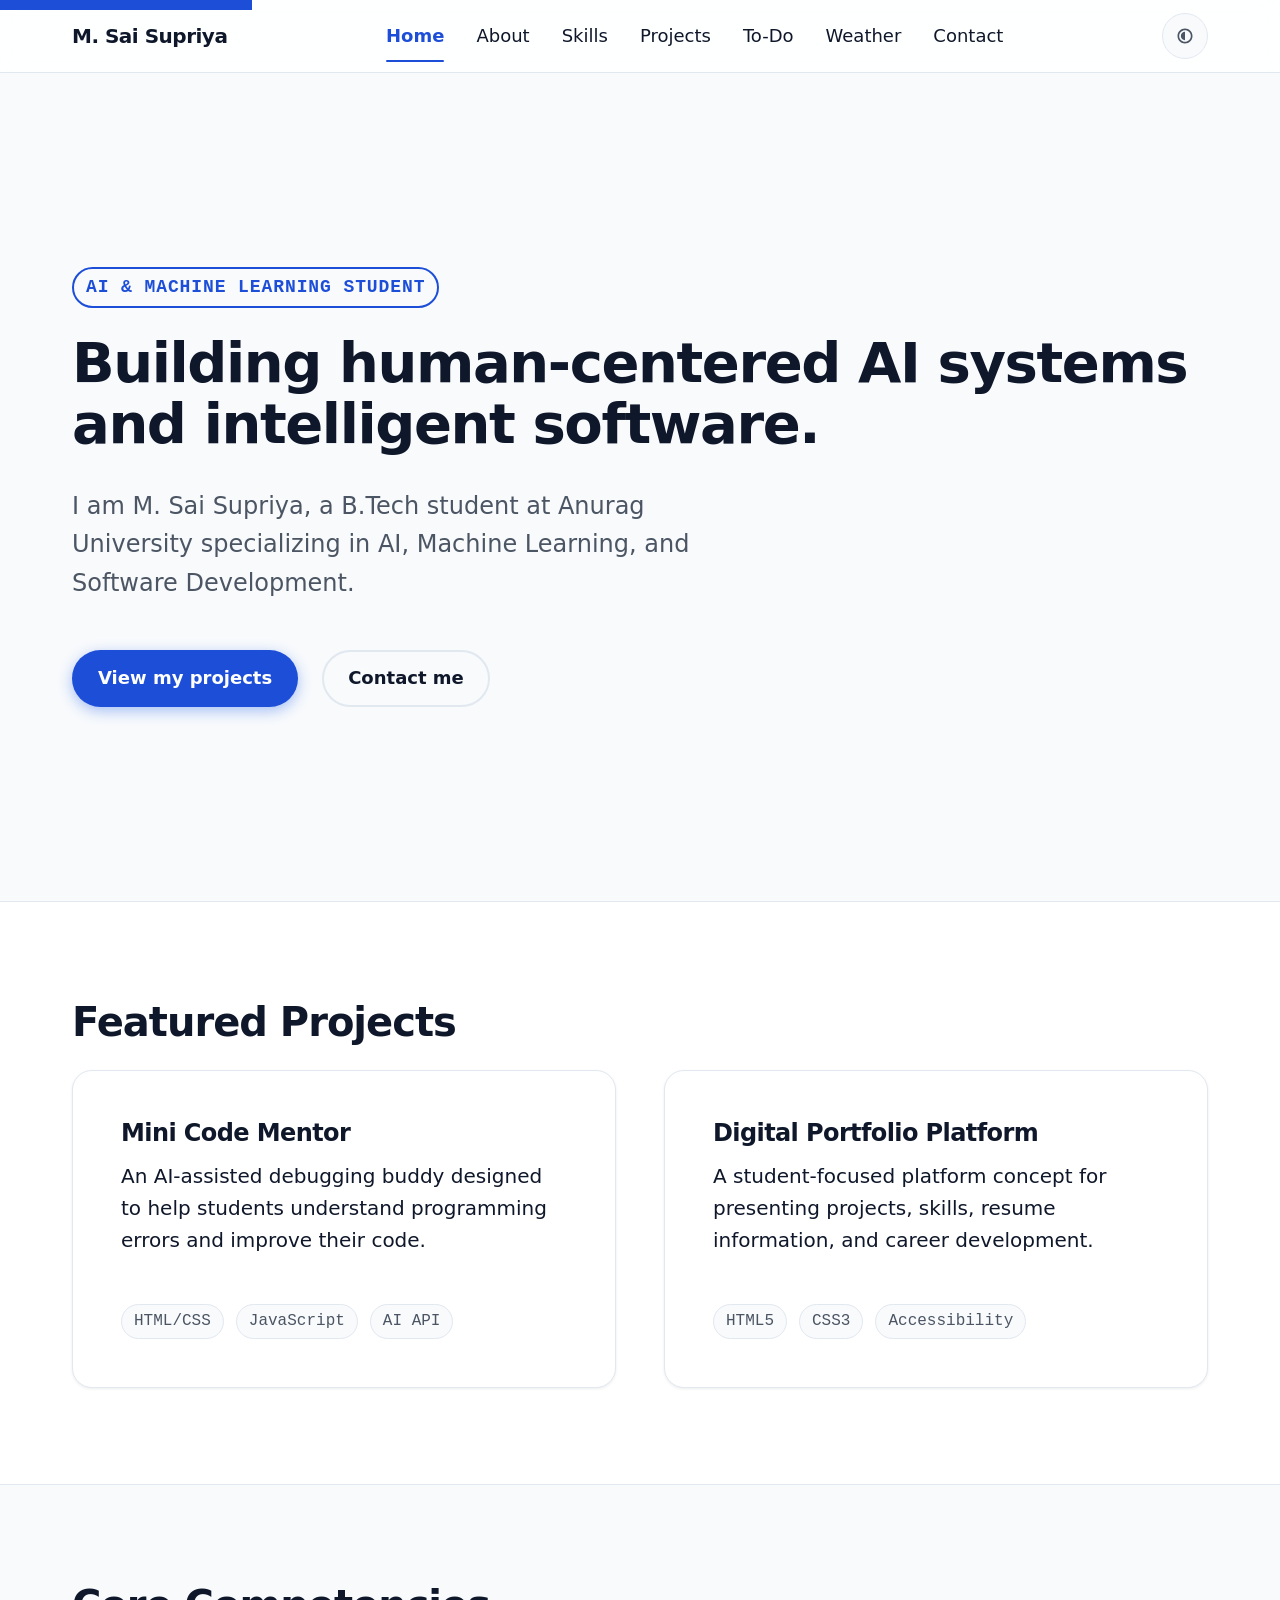
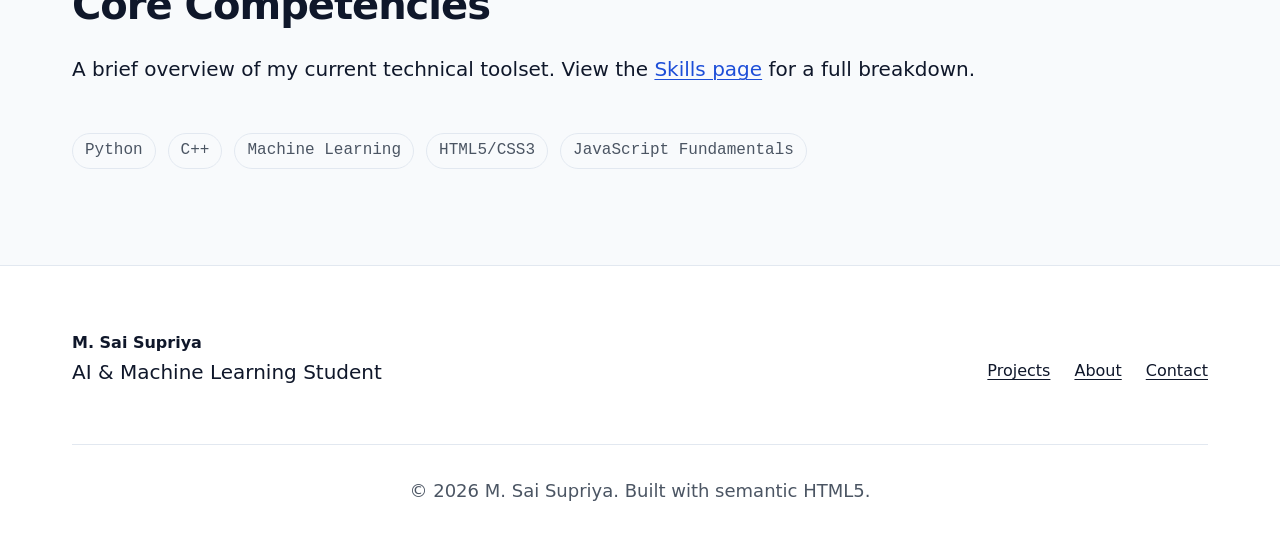
<file: index.html>
<!DOCTYPE html>
<html lang="en">
<head>
    <meta charset="UTF-8">
    <meta name="viewport" content="width=device-width, initial-scale=1.0">
    <title>M. Sai Supriya | AI &amp; Machine Learning Student</title>
    <meta name="description" content="Portfolio of M. Sai Supriya, an AI & Machine Learning B.Tech student interested in practical software and AI-powered applications.">
    <meta name="author" content="M. Sai Supriya">
    
    <!-- Open Graph Metadata -->
    <meta property="og:title" content="M. Sai Supriya | AI & Machine Learning Student">
    <meta property="og:description" content="Portfolio of M. Sai Supriya, an AI & Machine Learning B.Tech student interested in practical software and AI-powered applications.">
    <meta property="og:type" content="website">
    <meta property="og:url" content="https://example.com/">
    
    <!-- Canonical URL -->
    <link rel="canonical" href="https://example.com/">
    
    <link rel="stylesheet" href="css/style.css">
    
    <!-- Structured Data -->
    <script type="application/ld+json">
    {
      "@context": "https://schema.org",
      "@type": "Person",
      "name": "M. Sai Supriya",
      "url": "https://example.com/",
      "jobTitle": "AI & Machine Learning Student",
      "alumniOf": {
        "@type": "CollegeOrUniversity",
        "name": "Anurag University"
      }
    }
    </script>
    <script>
      (function() {
        var currentTheme = localStorage.getItem('theme');
        var prefersDark = window.matchMedia('(prefers-color-scheme: dark)').matches;
        if (currentTheme === 'dark' || (!currentTheme && prefersDark)) {
          document.documentElement.setAttribute('data-theme', 'dark');
        } else {
          document.documentElement.setAttribute('data-theme', 'light');
        }
      })();
    </script>
</head>
<body>
    <a href="#main-content" class="skip-link">Skip to main content</a>

    <header class="site-header" role="banner">
        <div class="container nav-container">
            <a href="index.html" class="nav-brand">M. Sai Supriya</a>
            
            <nav id="primary-navigation" class="nav-menu" aria-label="Primary navigation">
                <a href="index.html" class="nav-link" aria-current="page">Home</a>
                <a href="about.html" class="nav-link">About</a>
                <a href="skills.html" class="nav-link">Skills</a>
                <a href="projects.html" class="nav-link">Projects</a>
                <a href="todo.html" class="nav-link">To-Do</a>
                <a href="weather.html" class="nav-link">Weather</a>
                <a href="contact.html" class="nav-link">Contact</a>
            </nav>

            <div class="nav-controls">
                <button class="theme-toggle-btn" aria-label="Toggle dark mode">
                    <svg viewBox="0 0 24 24" aria-hidden="true" focusable="false"><path d="M12 21c-4.97 0-9-4.03-9-9s4.03-9 9-9 9 4.03 9 9-4.03 9-9 9zm0-16c-3.86 0-7 3.14-7 7s3.14 7 7 7 7-3.14 7-7-3.14-7-7-7zm0 12c-2.76 0-5-2.24-5-5s2.24-5 5-5v10z"/></svg>
                </button>
                
                <button id="mobile-menu-btn" class="mobile-menu-btn" aria-expanded="false" aria-controls="primary-navigation" aria-label="Toggle navigation menu">
                    <svg width="24" height="24" viewBox="0 0 24 24" fill="none" stroke="currentColor" stroke-width="2" aria-hidden="true" focusable="false">
                        <line x1="3" y1="12" x2="21" y2="12"></line>
                        <line x1="3" y1="6" x2="21" y2="6"></line>
                        <line x1="3" y1="18" x2="21" y2="18"></line>
                    </svg>
                </button>
            </div>
        </div>
    </header>

    <main id="main-content" tabindex="-1">
        <!-- Hero Section -->
        <section class="hero" aria-labelledby="hero-heading">
            <div class="container">
                <span class="hero-label">AI &amp; Machine Learning Student</span>
                <h1 id="hero-heading" class="hero-title">Building human-centered AI systems and intelligent software.</h1>
                <p class="hero-subtitle">
                    I am M. Sai Supriya, a B.Tech student at Anurag University specializing in AI, Machine Learning, and Software Development.
                </p>
                <div class="hero-actions">
                    <a href="projects.html" class="btn btn-primary">View my projects</a>
                    <a href="contact.html" class="btn btn-secondary">Contact me</a>
                </div>
            </div>
        </section>

        <!-- Featured Projects Snapshot -->
        <section class="section bg-alt" aria-labelledby="featured-projects-heading">
            <div class="container">
                <h2 id="featured-projects-heading">Featured Projects</h2>
                <div class="grid-2">
                    <article class="card" aria-labelledby="featured-proj-1">
                        <h3 id="featured-proj-1" class="card-title">Mini Code Mentor</h3>
                        <p>An AI-assisted debugging buddy designed to help students understand programming errors and improve their code.</p>
                        <ul class="tag-list" aria-label="Technologies used">
                            <li class="tag">HTML/CSS</li>
                            <li class="tag">JavaScript</li>
                            <li class="tag">AI API</li>
                        </ul>
                    </article>
                    <article class="card" aria-labelledby="featured-proj-2">
                        <h3 id="featured-proj-2" class="card-title">Digital Portfolio Platform</h3>
                        <p>A student-focused platform concept for presenting projects, skills, resume information, and career development.</p>
                        <ul class="tag-list" aria-label="Technologies used">
                            <li class="tag">HTML5</li>
                            <li class="tag">CSS3</li>
                            <li class="tag">Accessibility</li>
                        </ul>
                    </article>
                </div>
            </div>
        </section>

        <!-- Skills Snapshot -->
        <section class="section" aria-labelledby="skills-heading">
            <div class="container">
                <h2 id="skills-heading">Core Competencies</h2>
                <p>A brief overview of my current technical toolset. View the <a href="skills.html">Skills page</a> for a full breakdown.</p>
                <ul class="tag-list" aria-label="Core skills">
                    <li class="tag">Python</li>
                    <li class="tag">C++</li>
                    <li class="tag">Machine Learning</li>
                    <li class="tag">HTML5/CSS3</li>
                    <li class="tag">JavaScript Fundamentals</li>
                </ul>
            </div>
        </section>
    </main>

    <footer class="site-footer" role="contentinfo">
        <div class="container">
            <div class="footer-content">
                <div>
                    <strong>M. Sai Supriya</strong>
                    <p>AI &amp; Machine Learning Student</p>
                </div>
                <nav aria-label="Footer navigation">
                    <ul class="social-links">
                        <li><a href="projects.html">Projects</a></li>
                        <li><a href="about.html">About</a></li>
                        <li><a href="contact.html">Contact</a></li>
                    </ul>
                </nav>
            </div>
            <div class="footer-bottom">
                &copy; 2026 M. Sai Supriya. Built with semantic HTML5.
            </div>
        </div>
    </footer>
    
    <script src="js/script.js"></script>
</body>
</html>
</file>
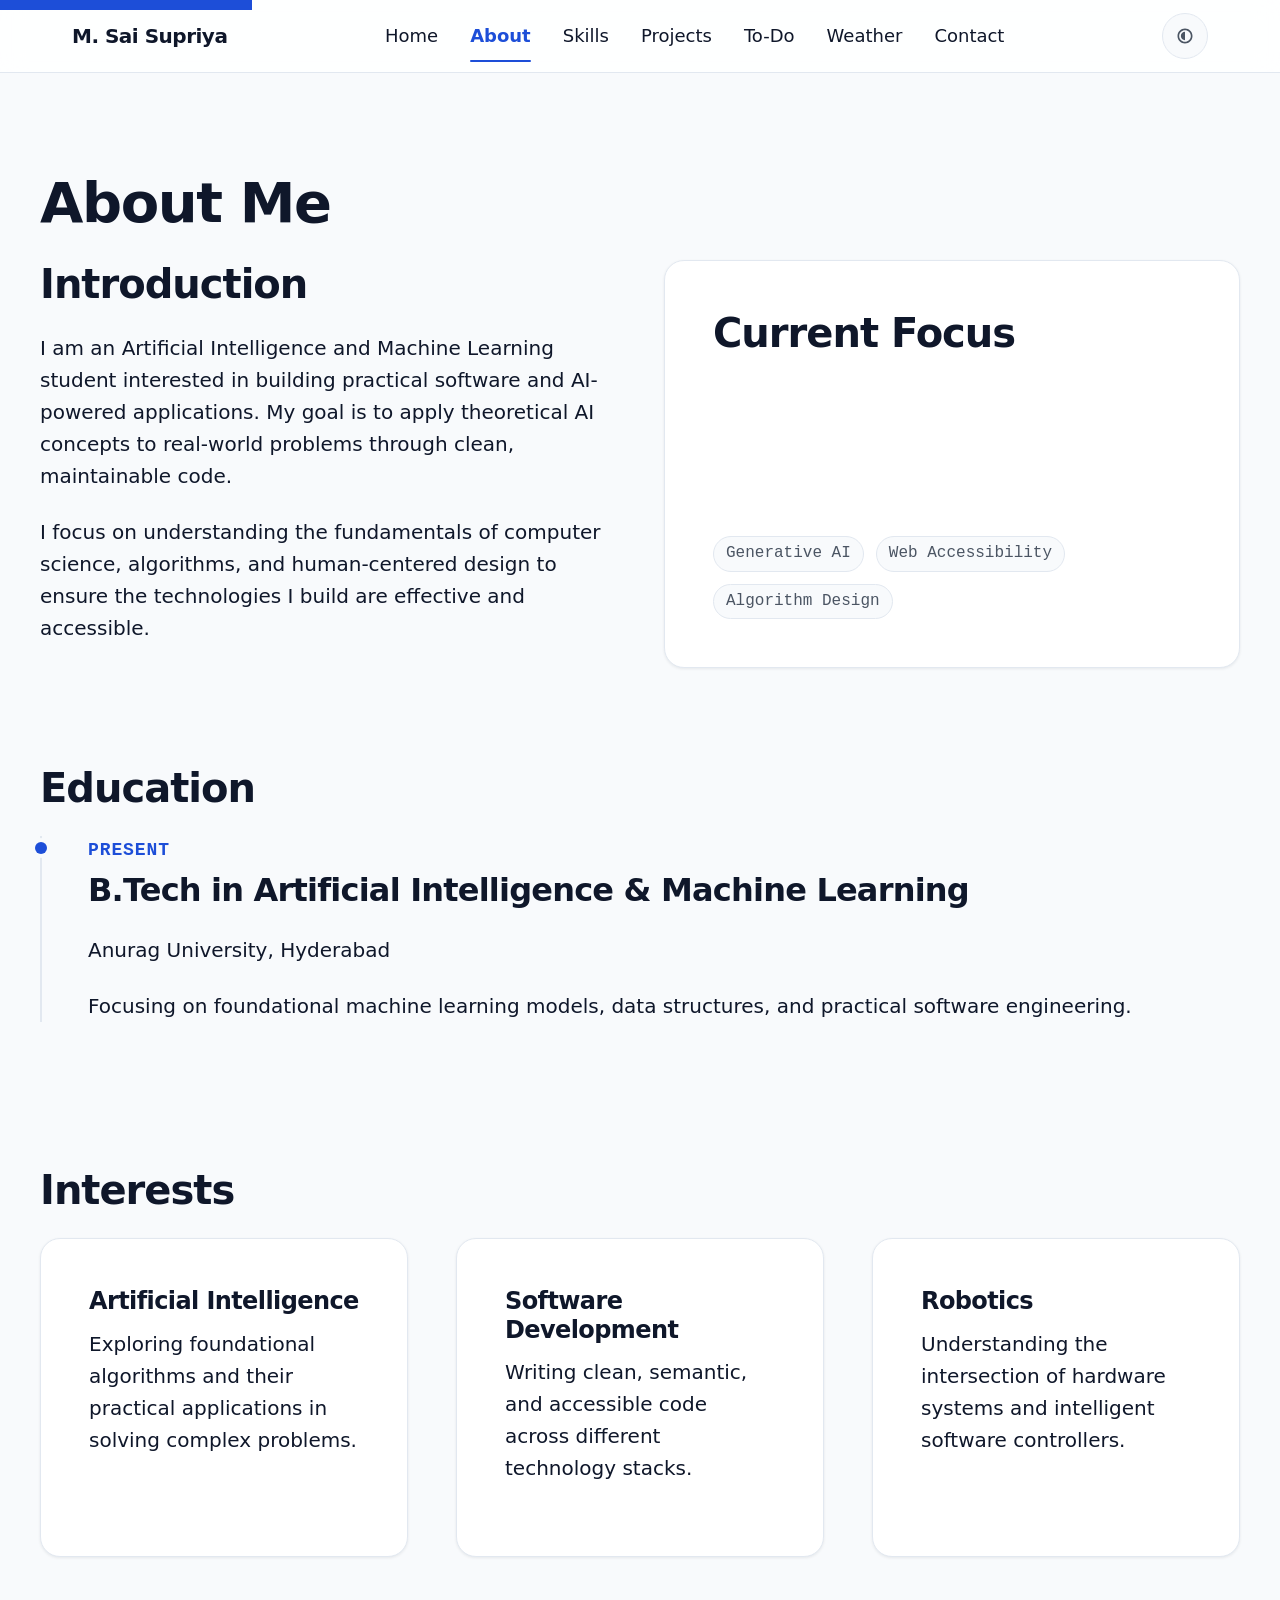
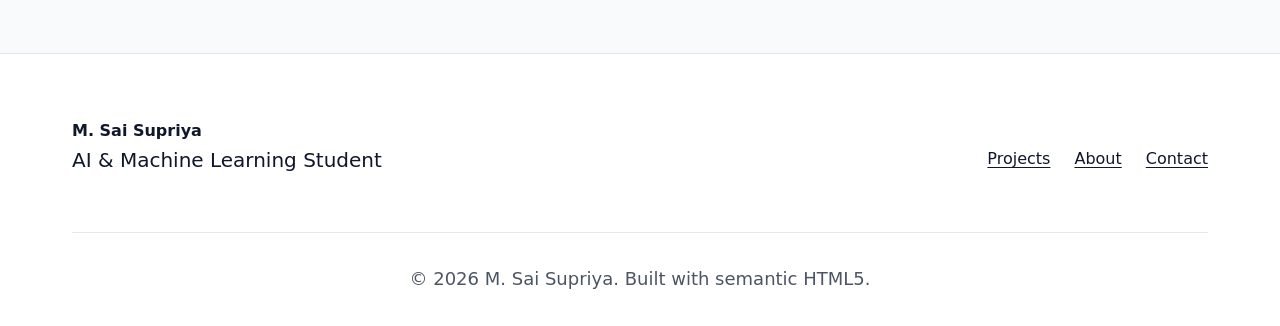
<file: about.html>
<!DOCTYPE html>
<html lang="en">
<head>
    <meta charset="UTF-8">
    <meta name="viewport" content="width=device-width, initial-scale=1.0">
    <title>About M. Sai Supriya | AI &amp; Machine Learning</title>
    <meta name="description" content="Learn more about M. Sai Supriya, an AI & Machine Learning student at Anurag University with a passion for problem-solving and software development.">
    <meta name="author" content="M. Sai Supriya">
    
    <!-- Canonical URL -->
    <link rel="canonical" href="https://example.com/about.html">
    <link rel="stylesheet" href="css/style.css">
    <script>
      (function() {
        var currentTheme = localStorage.getItem('theme');
        var prefersDark = window.matchMedia('(prefers-color-scheme: dark)').matches;
        if (currentTheme === 'dark' || (!currentTheme && prefersDark)) {
          document.documentElement.setAttribute('data-theme', 'dark');
        } else {
          document.documentElement.setAttribute('data-theme', 'light');
        }
      })();
    </script>
</head>
<body>
    <a href="#main-content" class="skip-link">Skip to main content</a>

    <header class="site-header" role="banner">
        <div class="container nav-container">
            <a href="index.html" class="nav-brand">M. Sai Supriya</a>
            
            <nav id="primary-navigation" class="nav-menu" aria-label="Primary navigation">
                <a href="index.html" class="nav-link">Home</a>
                <a href="about.html" class="nav-link" aria-current="page">About</a>
                <a href="skills.html" class="nav-link">Skills</a>
                <a href="projects.html" class="nav-link">Projects</a>
                <a href="todo.html" class="nav-link">To-Do</a>
                <a href="weather.html" class="nav-link">Weather</a>
                <a href="contact.html" class="nav-link">Contact</a>
            </nav>

            <div class="nav-controls">
                <button class="theme-toggle-btn" aria-label="Toggle dark mode">
                    <svg viewBox="0 0 24 24" aria-hidden="true" focusable="false"><path d="M12 21c-4.97 0-9-4.03-9-9s4.03-9 9-9 9 4.03 9 9-4.03 9-9 9zm0-16c-3.86 0-7 3.14-7 7s3.14 7 7 7 7-3.14 7-7-3.14-7-7-7zm0 12c-2.76 0-5-2.24-5-5s2.24-5 5-5v10z"/></svg>
                </button>
                
                <button id="mobile-menu-btn" class="mobile-menu-btn" aria-expanded="false" aria-controls="primary-navigation" aria-label="Toggle navigation menu">
                    <svg width="24" height="24" viewBox="0 0 24 24" fill="none" stroke="currentColor" stroke-width="2" aria-hidden="true" focusable="false">
                        <line x1="3" y1="12" x2="21" y2="12"></line>
                        <line x1="3" y1="6" x2="21" y2="6"></line>
                        <line x1="3" y1="18" x2="21" y2="18"></line>
                    </svg>
                </button>
            </div>
        </div>
    </header>

    <main id="main-content" tabindex="-1">
        <div class="container section">
            <h1 id="about-heading">About Me</h1>
            
            <div class="grid-2">
                <section aria-labelledby="intro-heading">
                    <h2 id="intro-heading">Introduction</h2>
                    <p>I am an Artificial Intelligence and Machine Learning student interested in building practical software and AI-powered applications. My goal is to apply theoretical AI concepts to real-world problems through clean, maintainable code.</p>
                    <p>I focus on understanding the fundamentals of computer science, algorithms, and human-centered design to ensure the technologies I build are effective and accessible.</p>
                </section>
                
                <aside aria-labelledby="focus-heading">
                    <div class="card">
                        <h2 id="focus-heading">Current Focus</h2>
                        <ul class="tag-list" aria-label="Current focus areas">
                            <li class="tag">Generative AI</li>
                            <li class="tag">Web Accessibility</li>
                            <li class="tag">Algorithm Design</li>
                        </ul>
                    </div>
                </aside>
            </div>
            
            <section aria-labelledby="education-heading" class="section">
                <h2 id="education-heading">Education</h2>
                <div class="timeline">
                    <div class="timeline-item">
                        <div class="timeline-date">Present</div>
                        <h3>B.Tech in Artificial Intelligence &amp; Machine Learning</h3>
                        <p>Anurag University, Hyderabad</p>
                        <p>Focusing on foundational machine learning models, data structures, and practical software engineering.</p>
                    </div>
                </div>
            </section>
            
            <section aria-labelledby="interests-heading">
                <h2 id="interests-heading">Interests</h2>
                <div class="grid-3">
                    <div class="card">
                        <h3 class="card-title">Artificial Intelligence</h3>
                        <p>Exploring foundational algorithms and their practical applications in solving complex problems.</p>
                    </div>
                    <div class="card">
                        <h3 class="card-title">Software Development</h3>
                        <p>Writing clean, semantic, and accessible code across different technology stacks.</p>
                    </div>
                    <div class="card">
                        <h3 class="card-title">Robotics</h3>
                        <p>Understanding the intersection of hardware systems and intelligent software controllers.</p>
                    </div>
                </div>
            </section>
        </div>
    </main>

    <footer class="site-footer" role="contentinfo">
        <div class="container">
            <div class="footer-content">
                <div>
                    <strong>M. Sai Supriya</strong>
                    <p>AI &amp; Machine Learning Student</p>
                </div>
                <nav aria-label="Footer navigation">
                    <ul class="social-links">
                        <li><a href="projects.html">Projects</a></li>
                        <li><a href="about.html">About</a></li>
                        <li><a href="contact.html">Contact</a></li>
                    </ul>
                </nav>
            </div>
            <div class="footer-bottom">
                &copy; 2026 M. Sai Supriya. Built with semantic HTML5.
            </div>
        </div>
    </footer>
    
    <script src="js/script.js"></script>
</body>
</html>
</file>
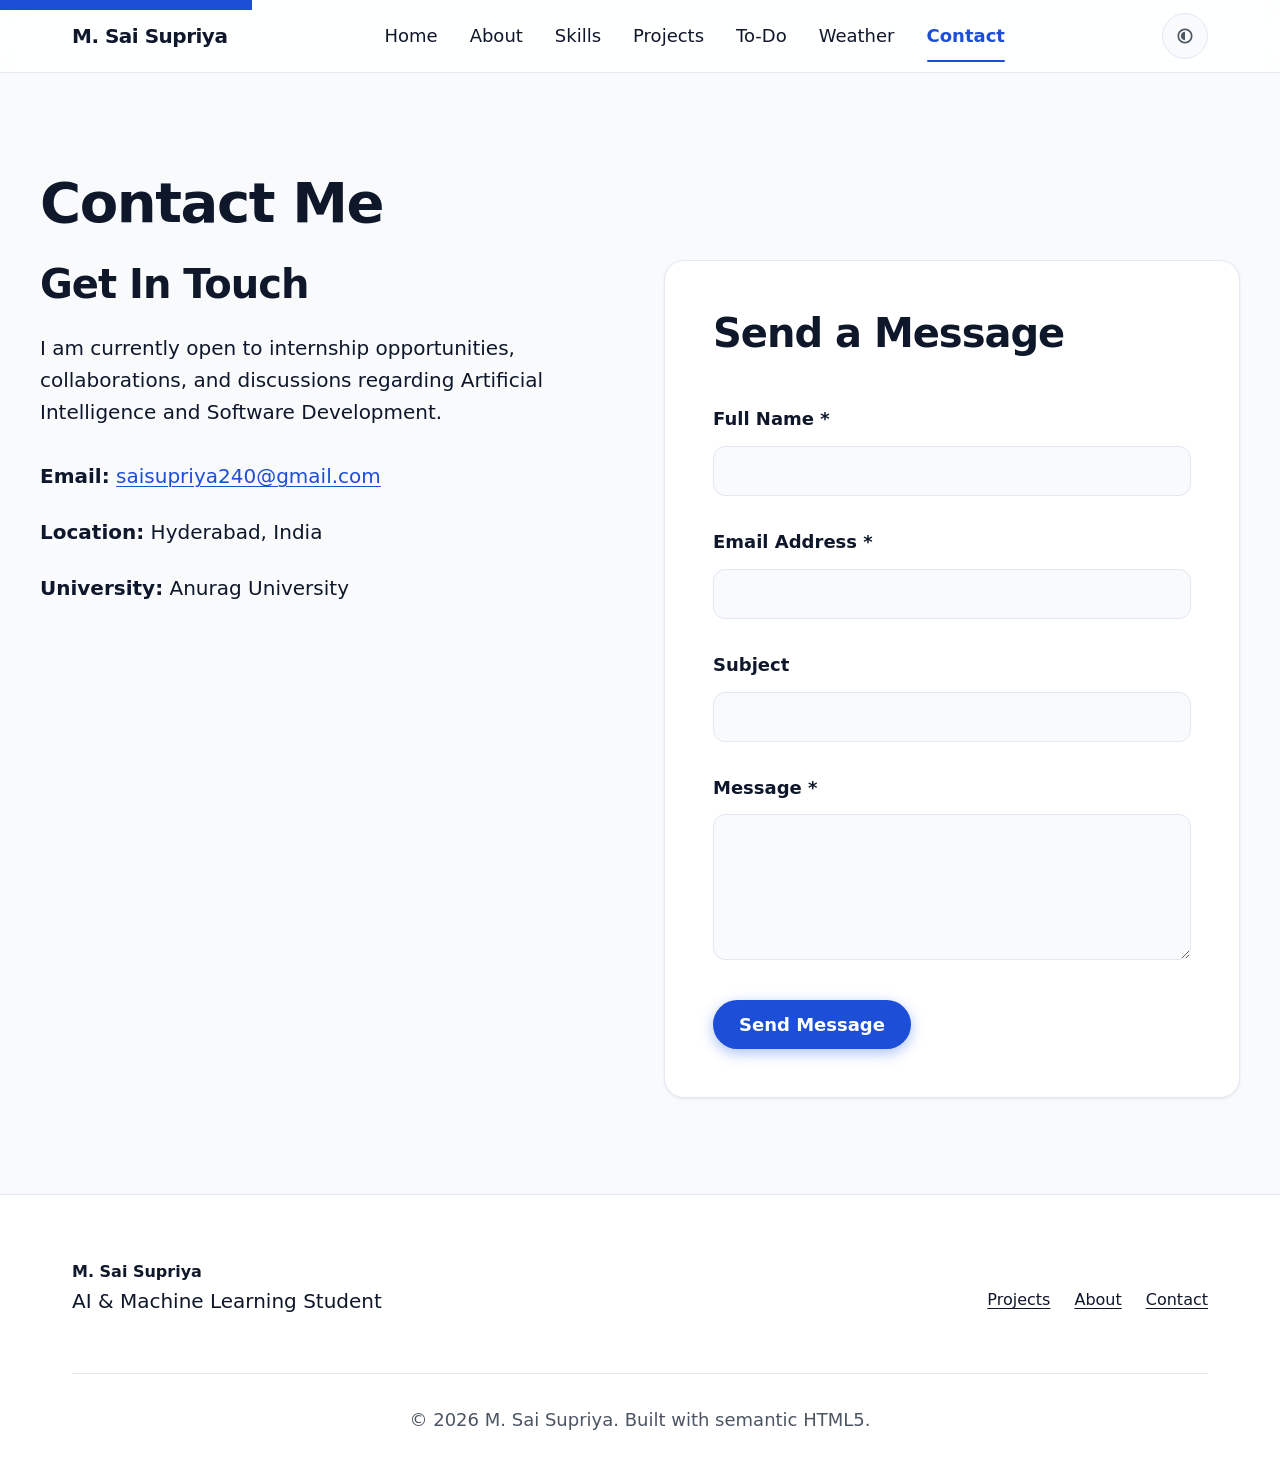
<file: contact.html>
<!DOCTYPE html>
<html lang="en">
<head>
    <meta charset="UTF-8">
    <meta name="viewport" content="width=device-width, initial-scale=1.0">
    <title>Contact | M. Sai Supriya</title>
    <meta name="description" content="Contact M. Sai Supriya for opportunities in AI, Machine Learning, or Software Development.">
    <meta name="author" content="M. Sai Supriya">
    <link rel="canonical" href="https://example.com/contact.html">
    <link rel="stylesheet" href="css/style.css">
    <script>
      (function() {
        var currentTheme = localStorage.getItem('theme');
        var prefersDark = window.matchMedia('(prefers-color-scheme: dark)').matches;
        if (currentTheme === 'dark' || (!currentTheme && prefersDark)) {
          document.documentElement.setAttribute('data-theme', 'dark');
        } else {
          document.documentElement.setAttribute('data-theme', 'light');
        }
      })();
    </script>
</head>
<body>
    <a href="#main-content" class="skip-link">Skip to main content</a>

    <header class="site-header" role="banner">
        <div class="container nav-container">
            <a href="index.html" class="nav-brand">M. Sai Supriya</a>
            
            <nav id="primary-navigation" class="nav-menu" aria-label="Primary navigation">
                <a href="index.html" class="nav-link">Home</a>
                <a href="about.html" class="nav-link">About</a>
                <a href="skills.html" class="nav-link">Skills</a>
                <a href="projects.html" class="nav-link">Projects</a>
                <a href="todo.html" class="nav-link">To-Do</a>
                <a href="weather.html" class="nav-link">Weather</a>
                <a href="contact.html" class="nav-link" aria-current="page">Contact</a>
            </nav>

            <div class="nav-controls">
                <button class="theme-toggle-btn" aria-label="Toggle dark mode">
                    <svg viewBox="0 0 24 24" aria-hidden="true" focusable="false"><path d="M12 21c-4.97 0-9-4.03-9-9s4.03-9 9-9 9 4.03 9 9-4.03 9-9 9zm0-16c-3.86 0-7 3.14-7 7s3.14 7 7 7 7-3.14 7-7-3.14-7-7-7zm0 12c-2.76 0-5-2.24-5-5s2.24-5 5-5v10z"/></svg>
                </button>
                
                <button id="mobile-menu-btn" class="mobile-menu-btn" aria-expanded="false" aria-controls="primary-navigation" aria-label="Toggle navigation menu">
                    <svg width="24" height="24" viewBox="0 0 24 24" fill="none" stroke="currentColor" stroke-width="2" aria-hidden="true" focusable="false">
                        <line x1="3" y1="12" x2="21" y2="12"></line>
                        <line x1="3" y1="6" x2="21" y2="6"></line>
                        <line x1="3" y1="18" x2="21" y2="18"></line>
                    </svg>
                </button>
            </div>
        </div>
    </header>

    <main id="main-content" tabindex="-1">
        <div class="container section">
            <h1 id="contact-heading">Contact Me</h1>
            
            <div class="grid-2">
                <section aria-labelledby="contact-info-heading">
                    <h2 id="contact-info-heading">Get In Touch</h2>
                    <p>I am currently open to internship opportunities, collaborations, and discussions regarding Artificial Intelligence and Software Development.</p>
                    
                    <address style="font-style: normal; margin-top: var(--space-4);">
                        <p><strong>Email:</strong> <a href="mailto:saisupriya240@gmail.com">saisupriya240@gmail.com</a></p>
                        <p><strong>Location:</strong> Hyderabad, India</p>
                        <p><strong>University:</strong> Anurag University</p>
                    </address>
                </section>
                
                <section aria-labelledby="contact-form-heading">
                    <div class="card">
                        <h2 id="contact-form-heading">Send a Message</h2>
                        <form id="contact-form" novalidate aria-labelledby="contact-form-heading">
                            <!-- Accessible status region for screen readers -->
                            <div id="form-status" role="status" aria-live="polite" aria-atomic="true" class="form-status" style="margin-bottom: var(--space-3); font-weight: bold; color: var(--color-accent);"></div>
                            
                            <fieldset style="border: none; padding: 0; margin: 0;">
                                <legend class="sr-only">Contact Form Fields</legend>
                                
                                <div class="form-group">
                                    <label for="name" class="form-label">Full Name <span aria-hidden="true">*</span></label>
                                    <input type="text" id="name" name="name" class="form-control" required autocomplete="name" aria-describedby="name-error">
                                    <div id="name-error" class="form-error" role="alert"></div>
                                </div>
                                
                                <div class="form-group">
                                    <label for="email" class="form-label">Email Address <span aria-hidden="true">*</span></label>
                                    <input type="email" id="email" name="email" class="form-control" required autocomplete="email" aria-describedby="email-error">
                                    <div id="email-error" class="form-error" role="alert"></div>
                                </div>
                                
                                <div class="form-group">
                                    <label for="subject" class="form-label">Subject</label>
                                    <input type="text" id="subject" name="subject" class="form-control" autocomplete="off">
                                </div>
                                
                                <div class="form-group">
                                    <label for="message" class="form-label">Message <span aria-hidden="true">*</span></label>
                                    <textarea id="message" name="message" class="form-control" rows="5" required aria-describedby="message-error"></textarea>
                                    <div id="message-error" class="form-error" role="alert"></div>
                                </div>
                                
                                <button type="submit" class="btn btn-primary">Send Message</button>
                            </fieldset>
                        </form>
                    </div>
                </section>
            </div>
        </div>
    </main>

    <footer class="site-footer" role="contentinfo">
        <div class="container">
            <div class="footer-content">
                <div>
                    <strong>M. Sai Supriya</strong>
                    <p>AI &amp; Machine Learning Student</p>
                </div>
                <nav aria-label="Footer navigation">
                    <ul class="social-links">
                        <li><a href="projects.html">Projects</a></li>
                        <li><a href="about.html">About</a></li>
                        <li><a href="contact.html">Contact</a></li>
                    </ul>
                </nav>
            </div>
            <div class="footer-bottom">
                &copy; 2026 M. Sai Supriya. Built with semantic HTML5.
            </div>
        </div>
    </footer>
    
    <script src="js/script.js"></script>
</body>
</html>
</file>
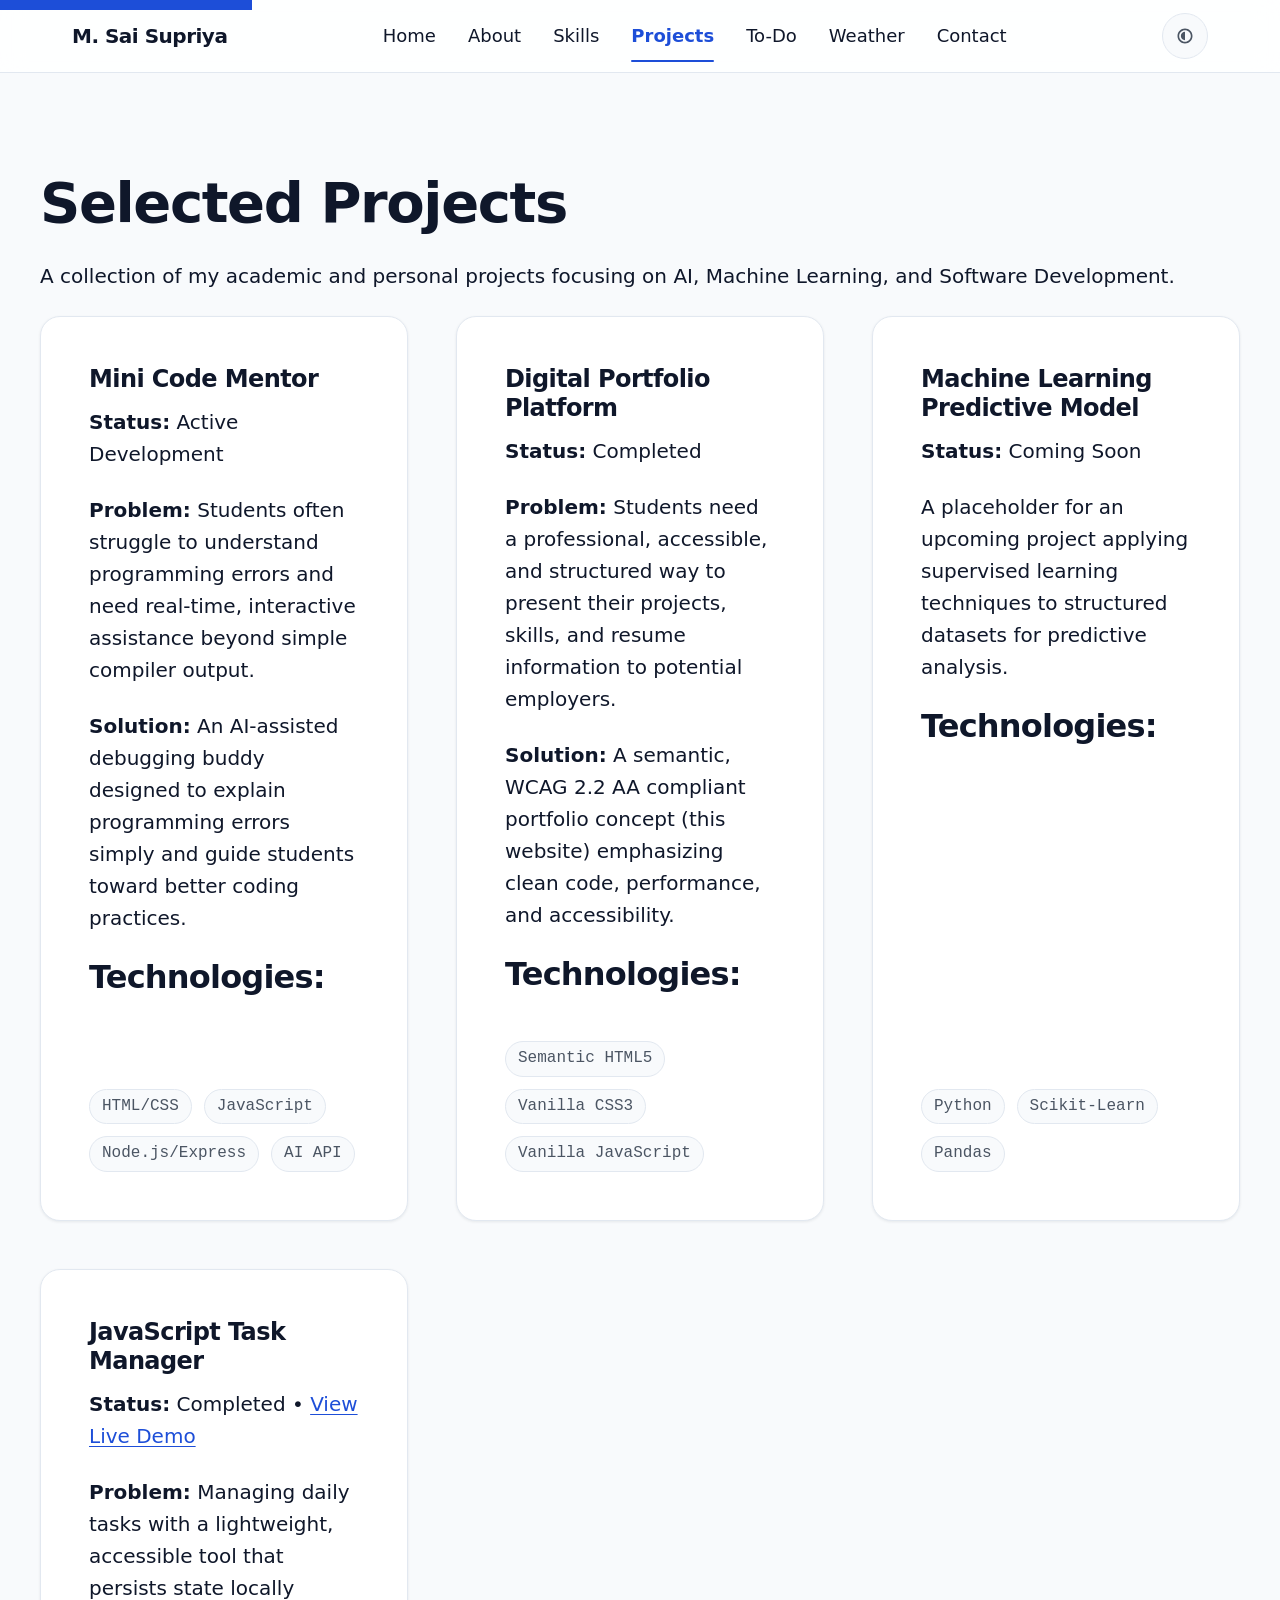
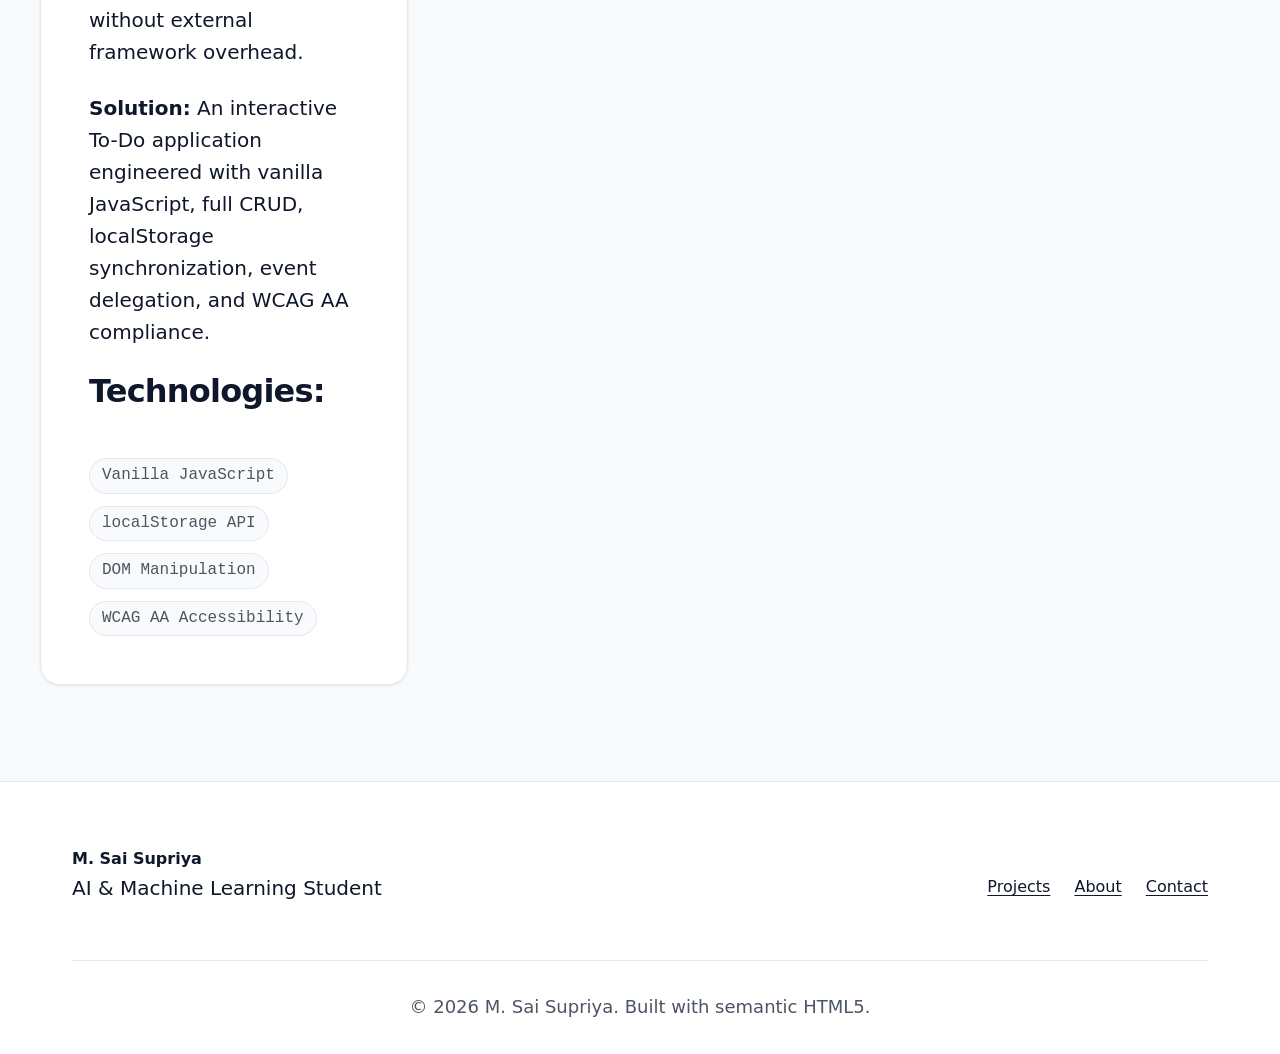
<file: projects.html>
<!DOCTYPE html>
<html lang="en">
<head>
    <meta charset="UTF-8">
    <meta name="viewport" content="width=device-width, initial-scale=1.0">
    <title>Projects | M. Sai Supriya</title>
    <meta name="description" content="Projects by M. Sai Supriya, including Mini Code Mentor and Digital Portfolio platforms.">
    <meta name="author" content="M. Sai Supriya">
    <link rel="canonical" href="https://example.com/projects.html">
    <link rel="stylesheet" href="css/style.css">
    <script>
      (function() {
        var currentTheme = localStorage.getItem('theme');
        var prefersDark = window.matchMedia('(prefers-color-scheme: dark)').matches;
        if (currentTheme === 'dark' || (!currentTheme && prefersDark)) {
          document.documentElement.setAttribute('data-theme', 'dark');
        } else {
          document.documentElement.setAttribute('data-theme', 'light');
        }
      })();
    </script>
</head>
<body>
    <a href="#main-content" class="skip-link">Skip to main content</a>

    <header class="site-header" role="banner">
        <div class="container nav-container">
            <a href="index.html" class="nav-brand">M. Sai Supriya</a>
            
            <nav id="primary-navigation" class="nav-menu" aria-label="Primary navigation">
                <a href="index.html" class="nav-link">Home</a>
                <a href="about.html" class="nav-link">About</a>
                <a href="skills.html" class="nav-link">Skills</a>
                <a href="projects.html" class="nav-link" aria-current="page">Projects</a>
                <a href="todo.html" class="nav-link">To-Do</a>
                <a href="weather.html" class="nav-link">Weather</a>
                <a href="contact.html" class="nav-link">Contact</a>
            </nav>

            <div class="nav-controls">
                <button class="theme-toggle-btn" aria-label="Toggle dark mode">
                    <svg viewBox="0 0 24 24" aria-hidden="true" focusable="false"><path d="M12 21c-4.97 0-9-4.03-9-9s4.03-9 9-9 9 4.03 9 9-4.03 9-9 9zm0-16c-3.86 0-7 3.14-7 7s3.14 7 7 7 7-3.14 7-7-3.14-7-7-7zm0 12c-2.76 0-5-2.24-5-5s2.24-5 5-5v10z"/></svg>
                </button>
                
                <button id="mobile-menu-btn" class="mobile-menu-btn" aria-expanded="false" aria-controls="primary-navigation" aria-label="Toggle navigation menu">
                    <svg width="24" height="24" viewBox="0 0 24 24" fill="none" stroke="currentColor" stroke-width="2" aria-hidden="true" focusable="false">
                        <line x1="3" y1="12" x2="21" y2="12"></line>
                        <line x1="3" y1="6" x2="21" y2="6"></line>
                        <line x1="3" y1="18" x2="21" y2="18"></line>
                    </svg>
                </button>
            </div>
        </div>
    </header>

    <main id="main-content" tabindex="-1">
        <div class="container section">
            <h1 id="projects-heading">Selected Projects</h1>
            <p>A collection of my academic and personal projects focusing on AI, Machine Learning, and Software Development.</p>
            
            <div class="grid-2">
                <article class="card" aria-labelledby="proj1-heading">
                    <h2 id="proj1-heading" class="card-title">Mini Code Mentor</h2>
                    <p><strong>Status:</strong> Active Development</p>
                    <p><strong>Problem:</strong> Students often struggle to understand programming errors and need real-time, interactive assistance beyond simple compiler output.</p>
                    <p><strong>Solution:</strong> An AI-assisted debugging buddy designed to explain programming errors simply and guide students toward better coding practices.</p>
                    <h3>Technologies:</h3>
                    <ul class="tag-list" aria-label="Technologies used for Mini Code Mentor">
                        <li class="tag">HTML/CSS</li>
                        <li class="tag">JavaScript</li>
                        <li class="tag">Node.js/Express</li>
                        <li class="tag">AI API</li>
                    </ul>
                </article>
                
                <article class="card" aria-labelledby="proj2-heading">
                    <h2 id="proj2-heading" class="card-title">Digital Portfolio Platform</h2>
                    <p><strong>Status:</strong> Completed</p>
                    <p><strong>Problem:</strong> Students need a professional, accessible, and structured way to present their projects, skills, and resume information to potential employers.</p>
                    <p><strong>Solution:</strong> A semantic, WCAG 2.2 AA compliant portfolio concept (this website) emphasizing clean code, performance, and accessibility.</p>
                    <h3>Technologies:</h3>
                    <ul class="tag-list" aria-label="Technologies used for Digital Portfolio">
                        <li class="tag">Semantic HTML5</li>
                        <li class="tag">Vanilla CSS3</li>
                        <li class="tag">Vanilla JavaScript</li>
                    </ul>
                </article>
                
                <article class="card" aria-labelledby="proj3-heading">
                    <h2 id="proj3-heading" class="card-title">Machine Learning Predictive Model</h2>
                    <p><strong>Status:</strong> Coming Soon</p>
                    <p>A placeholder for an upcoming project applying supervised learning techniques to structured datasets for predictive analysis.</p>
                    <h3>Technologies:</h3>
                    <ul class="tag-list" aria-label="Technologies to be used">
                        <li class="tag">Python</li>
                        <li class="tag">Scikit-Learn</li>
                        <li class="tag">Pandas</li>
                    </ul>
                </article>

                <article class="card" aria-labelledby="proj4-heading">
                    <h2 id="proj4-heading" class="card-title">JavaScript Task Manager</h2>
                    <p><strong>Status:</strong> Completed &bull; <a href="todo.html">View Live Demo</a></p>
                    <p><strong>Problem:</strong> Managing daily tasks with a lightweight, accessible tool that persists state locally without external framework overhead.</p>
                    <p><strong>Solution:</strong> An interactive To-Do application engineered with vanilla JavaScript, full CRUD, localStorage synchronization, event delegation, and WCAG AA compliance.</p>
                    <h3>Technologies:</h3>
                    <ul class="tag-list" aria-label="Technologies used for JavaScript Task Manager">
                        <li class="tag">Vanilla JavaScript</li>
                        <li class="tag">localStorage API</li>
                        <li class="tag">DOM Manipulation</li>
                        <li class="tag">WCAG AA Accessibility</li>
                    </ul>
                </article>
            </div>
        </div>
    </main>

    <footer class="site-footer" role="contentinfo">
        <div class="container">
            <div class="footer-content">
                <div>
                    <strong>M. Sai Supriya</strong>
                    <p>AI &amp; Machine Learning Student</p>
                </div>
                <nav aria-label="Footer navigation">
                    <ul class="social-links">
                        <li><a href="projects.html">Projects</a></li>
                        <li><a href="about.html">About</a></li>
                        <li><a href="contact.html">Contact</a></li>
                    </ul>
                </nav>
            </div>
            <div class="footer-bottom">
                &copy; 2026 M. Sai Supriya. Built with semantic HTML5.
            </div>
        </div>
    </footer>
    
    <script src="js/script.js"></script>
</body>
</html>
</file>
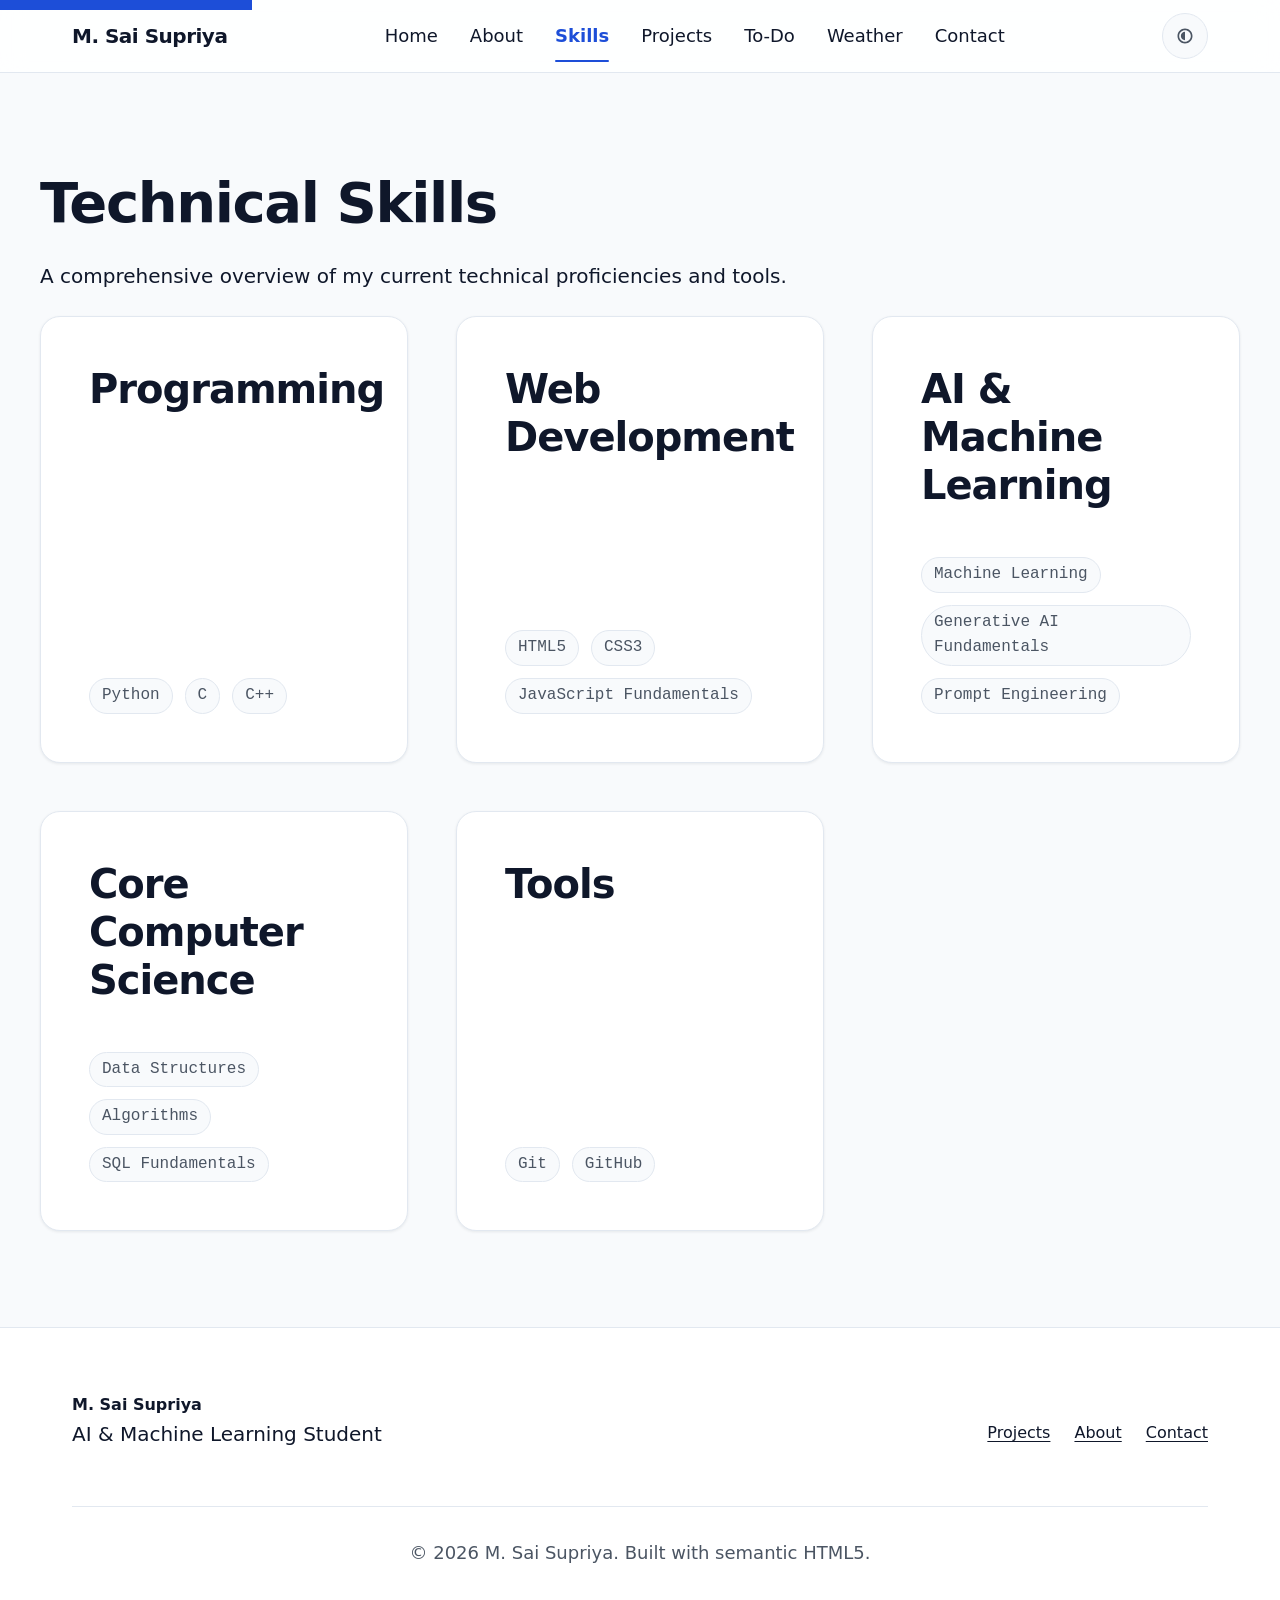
<file: skills.html>
<!DOCTYPE html>
<html lang="en">
<head>
    <meta charset="UTF-8">
    <meta name="viewport" content="width=device-width, initial-scale=1.0">
    <title>Skills | M. Sai Supriya</title>
    <meta name="description" content="Technical skills and core competencies of M. Sai Supriya, including Programming, Web Development, and AI/ML.">
    <meta name="author" content="M. Sai Supriya">
    <link rel="canonical" href="https://example.com/skills.html">
    <link rel="stylesheet" href="css/style.css">
    <script>
      (function() {
        var currentTheme = localStorage.getItem('theme');
        var prefersDark = window.matchMedia('(prefers-color-scheme: dark)').matches;
        if (currentTheme === 'dark' || (!currentTheme && prefersDark)) {
          document.documentElement.setAttribute('data-theme', 'dark');
        } else {
          document.documentElement.setAttribute('data-theme', 'light');
        }
      })();
    </script>
</head>
<body>
    <a href="#main-content" class="skip-link">Skip to main content</a>

    <header class="site-header" role="banner">
        <div class="container nav-container">
            <a href="index.html" class="nav-brand">M. Sai Supriya</a>
            
            <nav id="primary-navigation" class="nav-menu" aria-label="Primary navigation">
                <a href="index.html" class="nav-link">Home</a>
                <a href="about.html" class="nav-link">About</a>
                <a href="skills.html" class="nav-link" aria-current="page">Skills</a>
                <a href="projects.html" class="nav-link">Projects</a>
                <a href="todo.html" class="nav-link">To-Do</a>
                <a href="weather.html" class="nav-link">Weather</a>
                <a href="contact.html" class="nav-link">Contact</a>
            </nav>

            <div class="nav-controls">
                <button class="theme-toggle-btn" aria-label="Toggle dark mode">
                    <svg viewBox="0 0 24 24" aria-hidden="true" focusable="false"><path d="M12 21c-4.97 0-9-4.03-9-9s4.03-9 9-9 9 4.03 9 9-4.03 9-9 9zm0-16c-3.86 0-7 3.14-7 7s3.14 7 7 7 7-3.14 7-7-3.14-7-7-7zm0 12c-2.76 0-5-2.24-5-5s2.24-5 5-5v10z"/></svg>
                </button>
                
                <button id="mobile-menu-btn" class="mobile-menu-btn" aria-expanded="false" aria-controls="primary-navigation" aria-label="Toggle navigation menu">
                    <svg width="24" height="24" viewBox="0 0 24 24" fill="none" stroke="currentColor" stroke-width="2" aria-hidden="true" focusable="false">
                        <line x1="3" y1="12" x2="21" y2="12"></line>
                        <line x1="3" y1="6" x2="21" y2="6"></line>
                        <line x1="3" y1="18" x2="21" y2="18"></line>
                    </svg>
                </button>
            </div>
        </div>
    </header>

    <main id="main-content" tabindex="-1">
        <div class="container section">
            <h1 id="skills-heading">Technical Skills</h1>
            <p>A comprehensive overview of my current technical proficiencies and tools.</p>
            
            <div class="grid-2">
                <section aria-labelledby="programming-heading">
                    <div class="card">
                        <h2 id="programming-heading">Programming</h2>
                        <ul class="tag-list" aria-label="Programming languages">
                            <li class="tag">Python</li>
                            <li class="tag">C</li>
                            <li class="tag">C++</li>
                        </ul>
                    </div>
                </section>
                
                <section aria-labelledby="webdev-heading">
                    <div class="card">
                        <h2 id="webdev-heading">Web Development</h2>
                        <ul class="tag-list" aria-label="Web development technologies">
                            <li class="tag">HTML5</li>
                            <li class="tag">CSS3</li>
                            <li class="tag">JavaScript Fundamentals</li>
                        </ul>
                    </div>
                </section>
                
                <section aria-labelledby="ai-heading">
                    <div class="card">
                        <h2 id="ai-heading">AI &amp; Machine Learning</h2>
                        <ul class="tag-list" aria-label="AI and ML skills">
                            <li class="tag">Machine Learning</li>
                            <li class="tag">Generative AI Fundamentals</li>
                            <li class="tag">Prompt Engineering</li>
                        </ul>
                    </div>
                </section>
                
                <section aria-labelledby="cs-heading">
                    <div class="card">
                        <h2 id="cs-heading">Core Computer Science</h2>
                        <ul class="tag-list" aria-label="Core CS concepts">
                            <li class="tag">Data Structures</li>
                            <li class="tag">Algorithms</li>
                            <li class="tag">SQL Fundamentals</li>
                        </ul>
                    </div>
                </section>
                
                <section aria-labelledby="tools-heading">
                    <div class="card">
                        <h2 id="tools-heading">Tools</h2>
                        <ul class="tag-list" aria-label="Development tools">
                            <li class="tag">Git</li>
                            <li class="tag">GitHub</li>
                        </ul>
                    </div>
                </section>
            </div>
        </div>
    </main>

    <footer class="site-footer" role="contentinfo">
        <div class="container">
            <div class="footer-content">
                <div>
                    <strong>M. Sai Supriya</strong>
                    <p>AI &amp; Machine Learning Student</p>
                </div>
                <nav aria-label="Footer navigation">
                    <ul class="social-links">
                        <li><a href="projects.html">Projects</a></li>
                        <li><a href="about.html">About</a></li>
                        <li><a href="contact.html">Contact</a></li>
                    </ul>
                </nav>
            </div>
            <div class="footer-bottom">
                &copy; 2026 M. Sai Supriya. Built with semantic HTML5.
            </div>
        </div>
    </footer>
    
    <script src="js/script.js"></script>
</body>
</html>
</file>
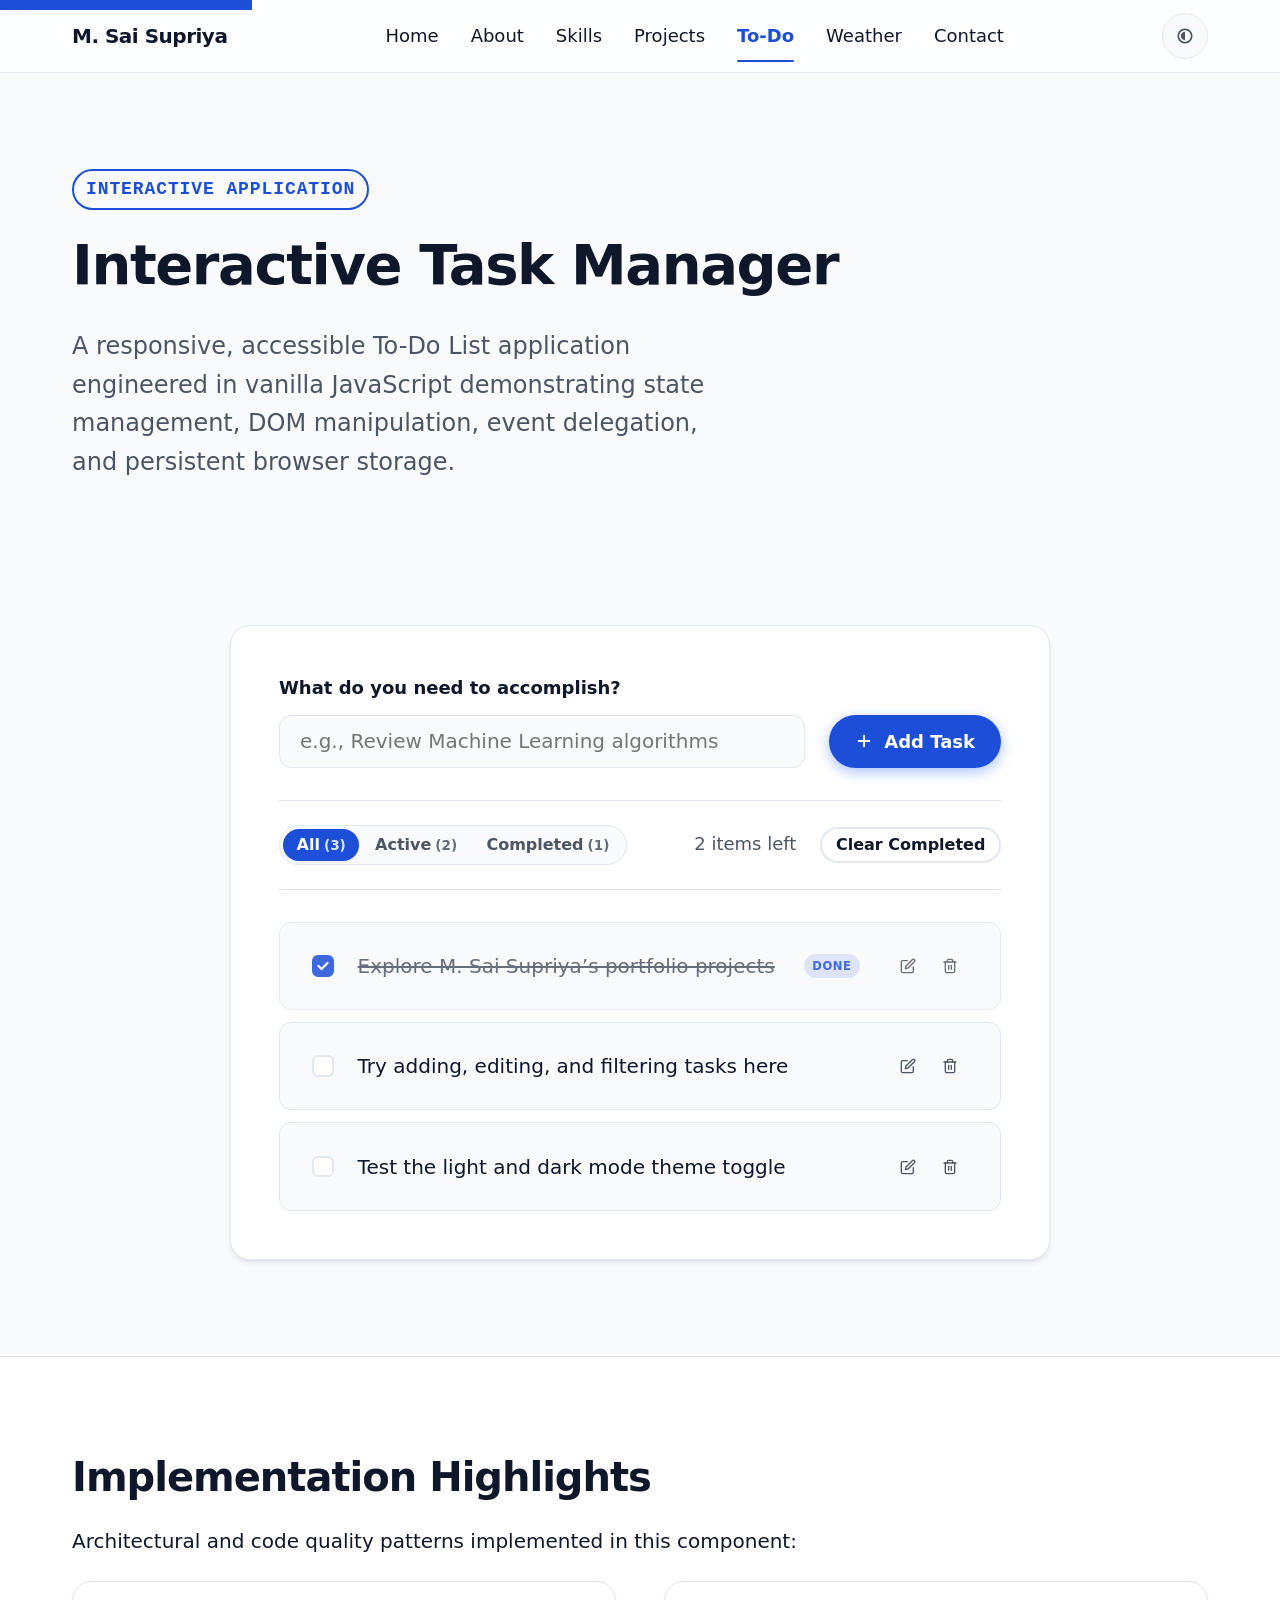
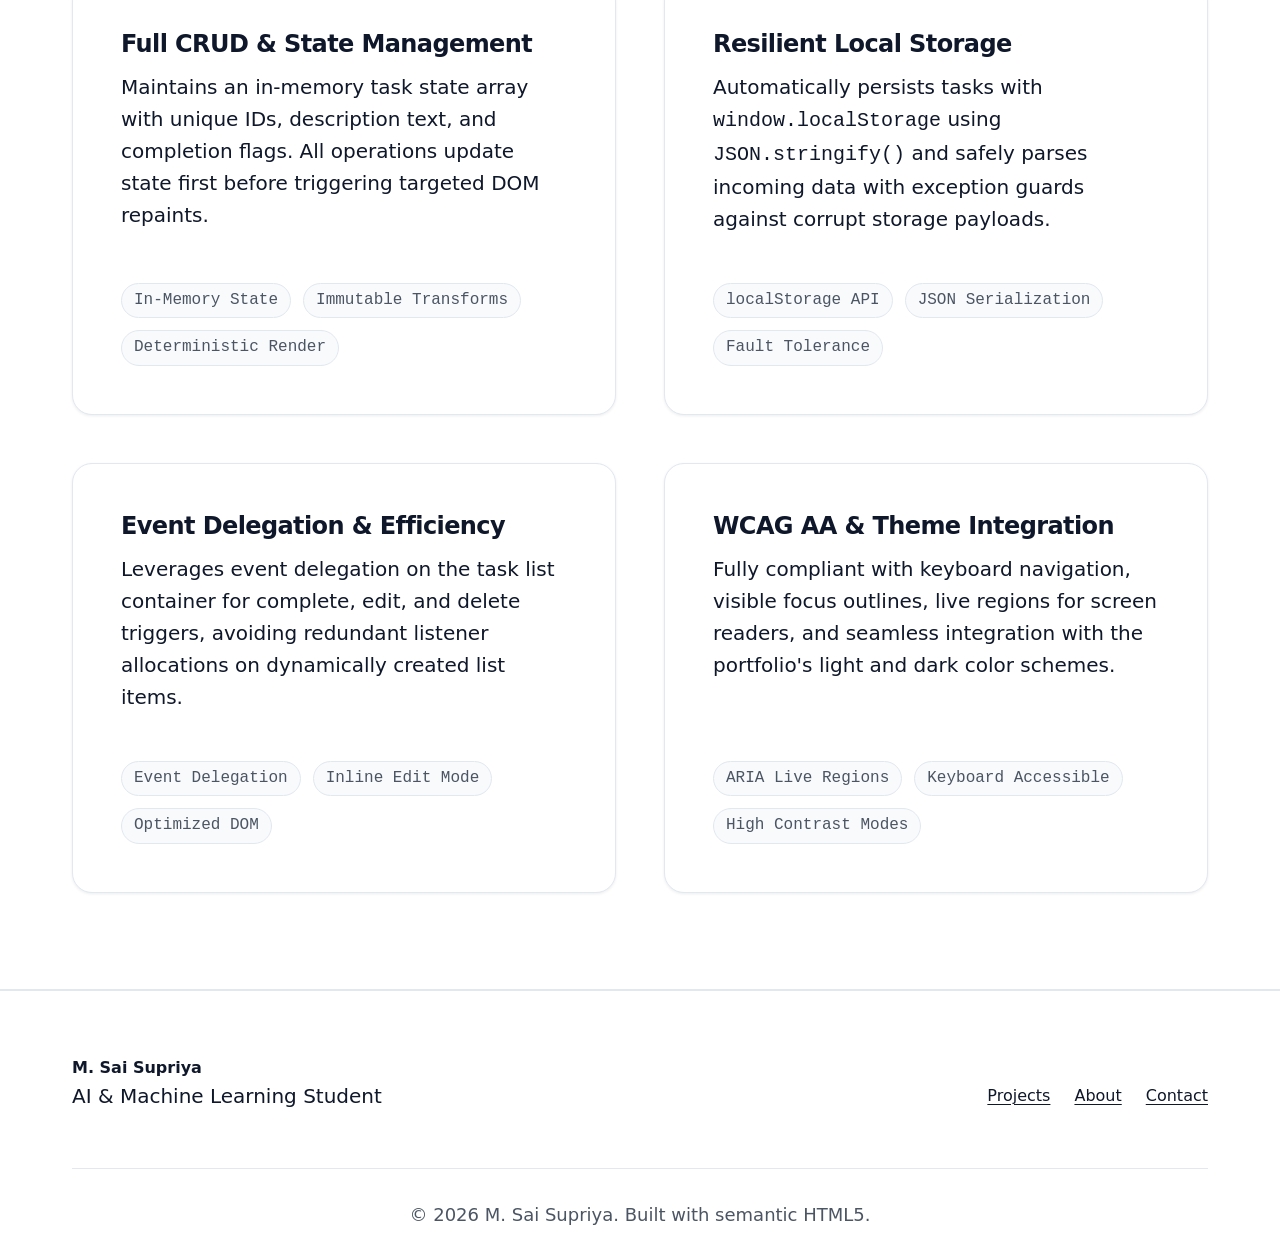
<file: todo.html>
<!DOCTYPE html>
<html lang="en">
<head>
    <meta charset="UTF-8">
    <meta name="viewport" content="width=device-width, initial-scale=1.0">
    <title>Interactive To-Do List | M. Sai Supriya</title>
    <meta name="description" content="Interactive To-Do List web application built with clean vanilla JavaScript, featuring full CRUD operations, state management, localStorage persistence, dynamic filtering, event delegation, and WCAG AA accessibility.">
    <meta name="author" content="M. Sai Supriya">
    
    <!-- Open Graph Metadata -->
    <meta property="og:title" content="Interactive To-Do List | M. Sai Supriya">
    <meta property="og:description" content="Interactive To-Do List web application built with vanilla JavaScript, featuring state management, localStorage persistence, filtering, and accessibility.">
    <meta property="og:type" content="website">
    <meta property="og:url" content="https://example.com/todo.html">
    
    <!-- Canonical URL -->
    <link rel="canonical" href="https://example.com/todo.html">
    
    <!-- Favicon -->
    <link rel="icon" href="data:image/svg+xml,<svg xmlns='http://www.w3.org/2000/svg' viewBox='0 0 100 100'><text y='.9em' font-size='90'>%E2%9C%85</text></svg>">
    
    <link rel="stylesheet" href="css/style.css">
    
    <!-- Structured Data -->
    <script type="application/ld+json">
    {
      "@context": "https://schema.org",
      "@type": "WebApplication",
      "name": "Portfolio Interactive To-Do List",
      "url": "https://example.com/todo.html",
      "applicationCategory": "ProductivityApplication",
      "operatingSystem": "All modern browsers",
      "browserRequirements": "Requires JavaScript",
      "author": {
        "@type": "Person",
        "name": "M. Sai Supriya"
      },
      "description": "Interactive To-Do List application featuring CRUD operations, state persistence via localStorage, event delegation, and WCAG AA accessibility compliance."
    }
    </script>
    <script>
      (function() {
        var currentTheme = localStorage.getItem('theme');
        var prefersDark = window.matchMedia('(prefers-color-scheme: dark)').matches;
        if (currentTheme === 'dark' || (!currentTheme && prefersDark)) {
          document.documentElement.setAttribute('data-theme', 'dark');
        } else {
          document.documentElement.setAttribute('data-theme', 'light');
        }
      })();
    </script>
</head>
<body>
    <a href="#main-content" class="skip-link">Skip to main content</a>

    <header class="site-header" role="banner">
        <div class="container nav-container">
            <a href="index.html" class="nav-brand">M. Sai Supriya</a>
            
            <nav id="primary-navigation" class="nav-menu" aria-label="Primary navigation">
                <a href="index.html" class="nav-link">Home</a>
                <a href="about.html" class="nav-link">About</a>
                <a href="skills.html" class="nav-link">Skills</a>
                <a href="projects.html" class="nav-link">Projects</a>
                <a href="todo.html" class="nav-link" aria-current="page">To-Do</a>
                <a href="weather.html" class="nav-link">Weather</a>
                <a href="contact.html" class="nav-link">Contact</a>
            </nav>

            <div class="nav-controls">
                <button class="theme-toggle-btn" aria-label="Toggle dark mode">
                    <svg viewBox="0 0 24 24" aria-hidden="true" focusable="false"><path d="M12 21c-4.97 0-9-4.03-9-9s4.03-9 9-9 9 4.03 9 9-4.03 9-9 9zm0-16c-3.86 0-7 3.14-7 7s3.14 7 7 7 7-3.14 7-7-3.14-7-7-7zm0 12c-2.76 0-5-2.24-5-5s2.24-5 5-5v10z"/></svg>
                </button>
                
                <button id="mobile-menu-btn" class="mobile-menu-btn" aria-expanded="false" aria-controls="primary-navigation" aria-label="Toggle navigation menu">
                    <svg width="24" height="24" viewBox="0 0 24 24" fill="none" stroke="currentColor" stroke-width="2" aria-hidden="true" focusable="false">
                        <line x1="3" y1="12" x2="21" y2="12"></line>
                        <line x1="3" y1="6" x2="21" y2="6"></line>
                        <line x1="3" y1="18" x2="21" y2="18"></line>
                    </svg>
                </button>
            </div>
        </div>
    </header>

    <main id="main-content" tabindex="-1">
        <!-- Hero Header -->
        <section class="section pb-0" aria-labelledby="todo-page-title">
            <div class="container text-center-mobile">
                <span class="hero-label">Interactive Application</span>
                <h1 id="todo-page-title" class="hero-title">Interactive Task Manager</h1>
                <p class="hero-subtitle">
                    A responsive, accessible To-Do List application engineered in vanilla JavaScript demonstrating state management, DOM manipulation, event delegation, and persistent browser storage.
                </p>
            </div>
        </section>

        <!-- Main To-Do App Section -->
        <section class="section" aria-labelledby="app-section-title">
            <div class="container">
                <h2 id="app-section-title" class="sr-only">Task Manager Workspace</h2>
                
                <!-- Live region for accessible screen-reader updates -->
                <div id="todo-live-region" class="sr-only" role="status" aria-live="polite" aria-atomic="true"></div>

                <div class="todo-app-card">
                    <!-- Task Input Form -->
                    <form id="todo-form" class="todo-form" novalidate aria-label="Add a new task form">
                        <label for="todo-input" class="form-label todo-input-label">What do you need to accomplish?</label>
                        <div class="todo-input-group">
                            <input 
                                type="text" 
                                id="todo-input" 
                                class="form-control todo-input" 
                                placeholder="e.g., Review Machine Learning algorithms" 
                                maxlength="200" 
                                autocomplete="off"
                                aria-describedby="todo-input-hint todo-input-error"
                                required
                            >
                            <button type="submit" id="todo-add-btn" class="btn btn-primary todo-add-btn">
                                <svg class="btn-icon" width="18" height="18" viewBox="0 0 24 24" fill="none" stroke="currentColor" stroke-width="2.5" stroke-linecap="round" stroke-linejoin="round" aria-hidden="true" focusable="false">
                                    <line x1="12" y1="5" x2="12" y2="19"></line>
                                    <line x1="5" y1="12" x2="19" y2="12"></line>
                                </svg>
                                <span>Add Task</span>
                            </button>
                        </div>
                        <p id="todo-input-hint" class="sr-only">Type your task and press Enter or select Add Task</p>
                        <div id="todo-input-error" class="form-error todo-error" role="alert" style="display: none;"></div>
                    </form>

                    <!-- Filter and Action Bar -->
                    <div class="todo-controls-bar" aria-label="Task controls and filters">
                        <div class="todo-filter-group" role="group" aria-label="Filter tasks by status">
                            <button type="button" class="todo-filter-btn is-active" data-filter="all" aria-pressed="true">
                                All <span class="filter-count" id="count-all">(0)</span>
                            </button>
                            <button type="button" class="todo-filter-btn" data-filter="active" aria-pressed="false">
                                Active <span class="filter-count" id="count-active">(0)</span>
                            </button>
                            <button type="button" class="todo-filter-btn" data-filter="completed" aria-pressed="false">
                                Completed <span class="filter-count" id="count-completed">(0)</span>
                            </button>
                        </div>

                        <div class="todo-actions-group">
                            <span id="todo-summary" class="todo-summary" aria-live="polite">0 items left</span>
                            <button type="button" id="clear-completed-btn" class="btn btn-secondary todo-clear-btn" aria-label="Clear all completed tasks" disabled>
                                Clear Completed
                            </button>
                        </div>
                    </div>

                    <!-- Tasks List -->
                    <ul id="todo-list" class="todo-list" role="list" aria-label="Current tasks">
                        <!-- Populated dynamically by js/todo.js -->
                    </ul>

                    <!-- Empty State Message -->
                    <div id="todo-empty-state" class="todo-empty-state" style="display: none;" role="status">
                        <div class="empty-icon-wrapper" aria-hidden="true">
                            <svg width="48" height="48" viewBox="0 0 24 24" fill="none" stroke="currentColor" stroke-width="1.5" stroke-linecap="round" stroke-linejoin="round">
                                <path d="M9 11l3 3L22 4"></path>
                                <path d="M21 12v7a2 2 0 0 1-2 2H5a2 2 0 0 1-2-2V5a2 2 0 0 1 2-2h11"></path>
                            </svg>
                        </div>
                        <h3 id="empty-title" class="empty-title">All tasks cleared!</h3>
                        <p id="empty-desc" class="empty-desc">You have no tasks in this view. Add a new task above to stay productive.</p>
                    </div>
                </div>
            </div>
        </section>

        <!-- Technical Highlights Section -->
        <section class="section bg-alt" aria-labelledby="highlights-heading">
            <div class="container">
                <h2 id="highlights-heading">Implementation Highlights</h2>
                <p>Architectural and code quality patterns implemented in this component:</p>
                <div class="grid-2">
                    <article class="card" aria-labelledby="feat-crud">
                        <h3 id="feat-crud" class="card-title">Full CRUD &amp; State Management</h3>
                        <p>Maintains an in-memory task state array with unique IDs, description text, and completion flags. All operations update state first before triggering targeted DOM repaints.</p>
                        <ul class="tag-list" aria-label="Technologies used">
                            <li class="tag">In-Memory State</li>
                            <li class="tag">Immutable Transforms</li>
                            <li class="tag">Deterministic Render</li>
                        </ul>
                    </article>
                    <article class="card" aria-labelledby="feat-storage">
                        <h3 id="feat-storage" class="card-title">Resilient Local Storage</h3>
                        <p>Automatically persists tasks with <code>window.localStorage</code> using <code>JSON.stringify()</code> and safely parses incoming data with exception guards against corrupt storage payloads.</p>
                        <ul class="tag-list" aria-label="Technologies used">
                            <li class="tag">localStorage API</li>
                            <li class="tag">JSON Serialization</li>
                            <li class="tag">Fault Tolerance</li>
                        </ul>
                    </article>
                    <article class="card" aria-labelledby="feat-delegation">
                        <h3 id="feat-delegation" class="card-title">Event Delegation &amp; Efficiency</h3>
                        <p>Leverages event delegation on the task list container for complete, edit, and delete triggers, avoiding redundant listener allocations on dynamically created list items.</p>
                        <ul class="tag-list" aria-label="Technologies used">
                            <li class="tag">Event Delegation</li>
                            <li class="tag">Inline Edit Mode</li>
                            <li class="tag">Optimized DOM</li>
                        </ul>
                    </article>
                    <article class="card" aria-labelledby="feat-a11y">
                        <h3 id="feat-a11y" class="card-title">WCAG AA &amp; Theme Integration</h3>
                        <p>Fully compliant with keyboard navigation, visible focus outlines, live regions for screen readers, and seamless integration with the portfolio's light and dark color schemes.</p>
                        <ul class="tag-list" aria-label="Technologies used">
                            <li class="tag">ARIA Live Regions</li>
                            <li class="tag">Keyboard Accessible</li>
                            <li class="tag">High Contrast Modes</li>
                        </ul>
                    </article>
                </div>
            </div>
        </section>
    </main>

    <footer class="site-footer" role="contentinfo">
        <div class="container">
            <div class="footer-content">
                <div>
                    <strong>M. Sai Supriya</strong>
                    <p>AI &amp; Machine Learning Student</p>
                </div>
                <nav aria-label="Footer navigation">
                    <ul class="social-links">
                        <li><a href="projects.html">Projects</a></li>
                        <li><a href="about.html">About</a></li>
                        <li><a href="contact.html">Contact</a></li>
                    </ul>
                </nav>
            </div>
            <div class="footer-bottom">
                &copy; 2026 M. Sai Supriya. Built with semantic HTML5.
            </div>
        </div>
    </footer>
    
    <script src="js/script.js"></script>
    <script src="js/todo.js"></script>
</body>
</html>
</file>
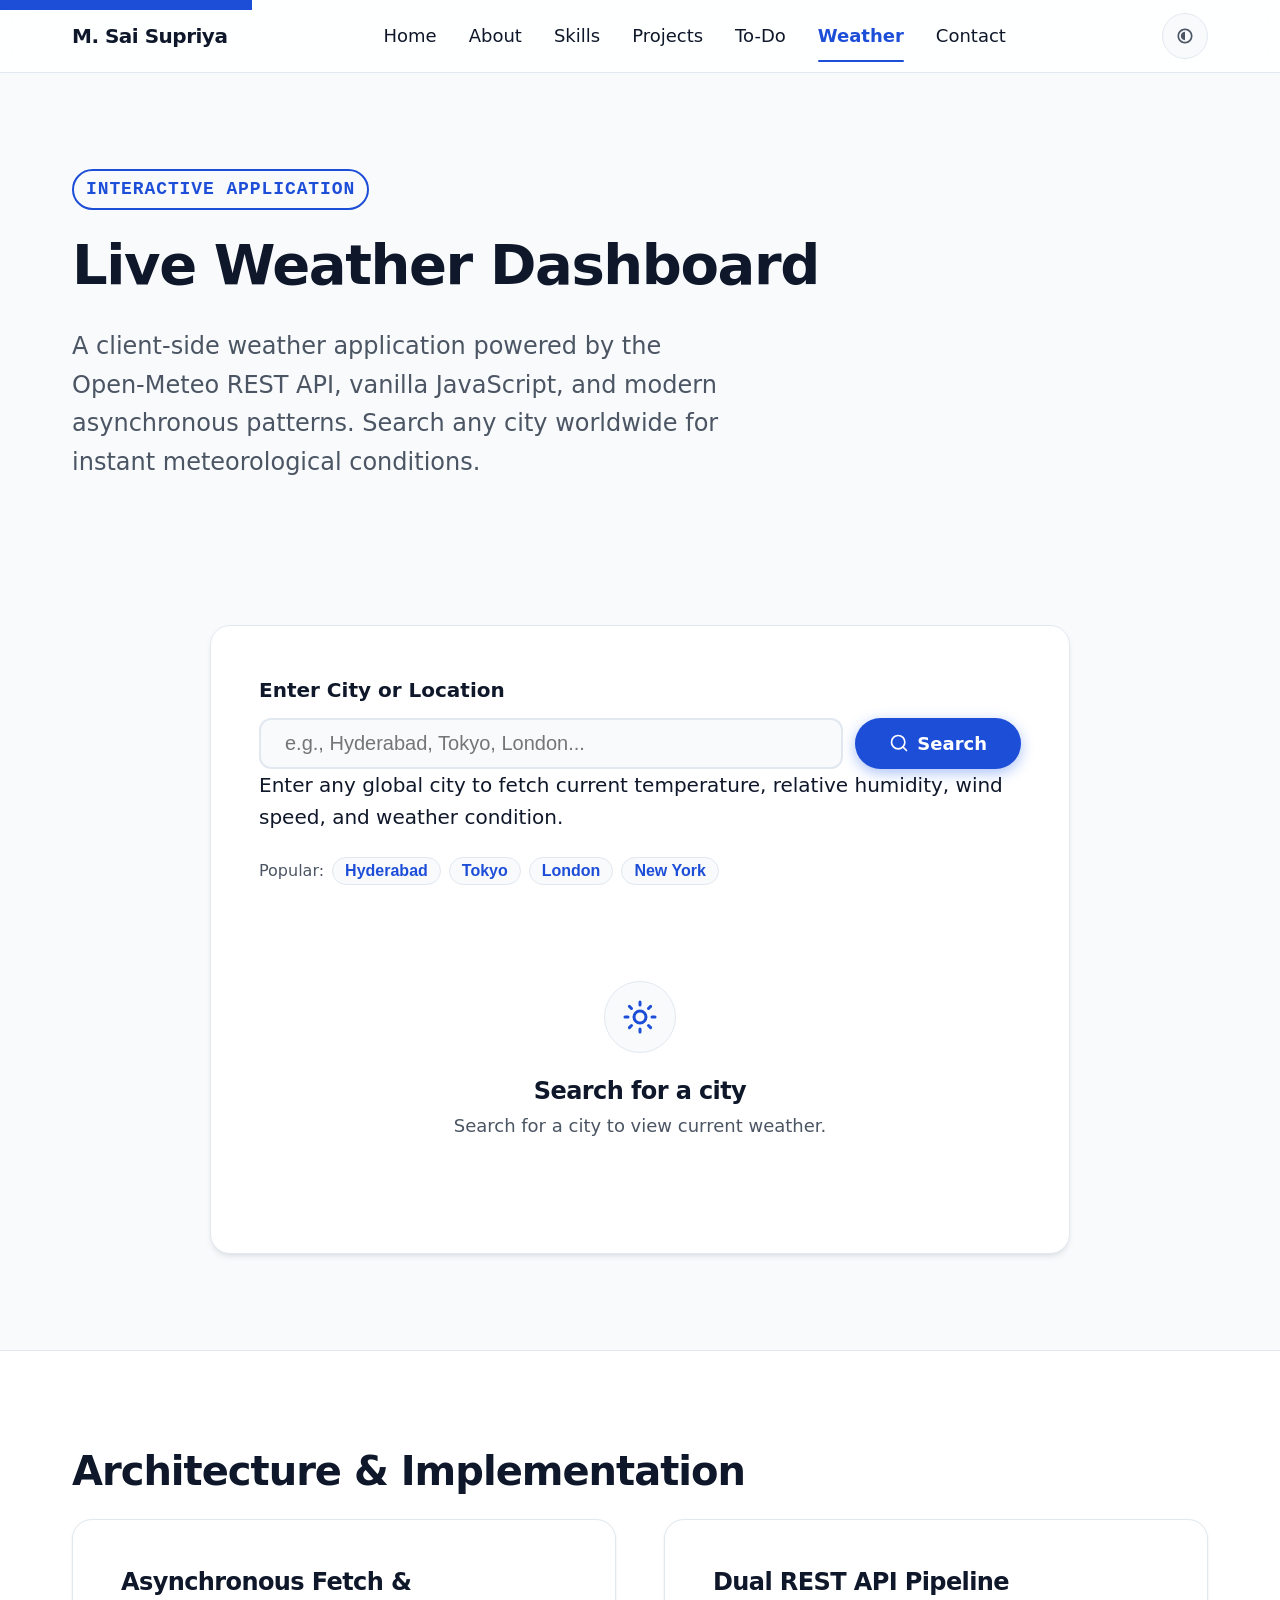
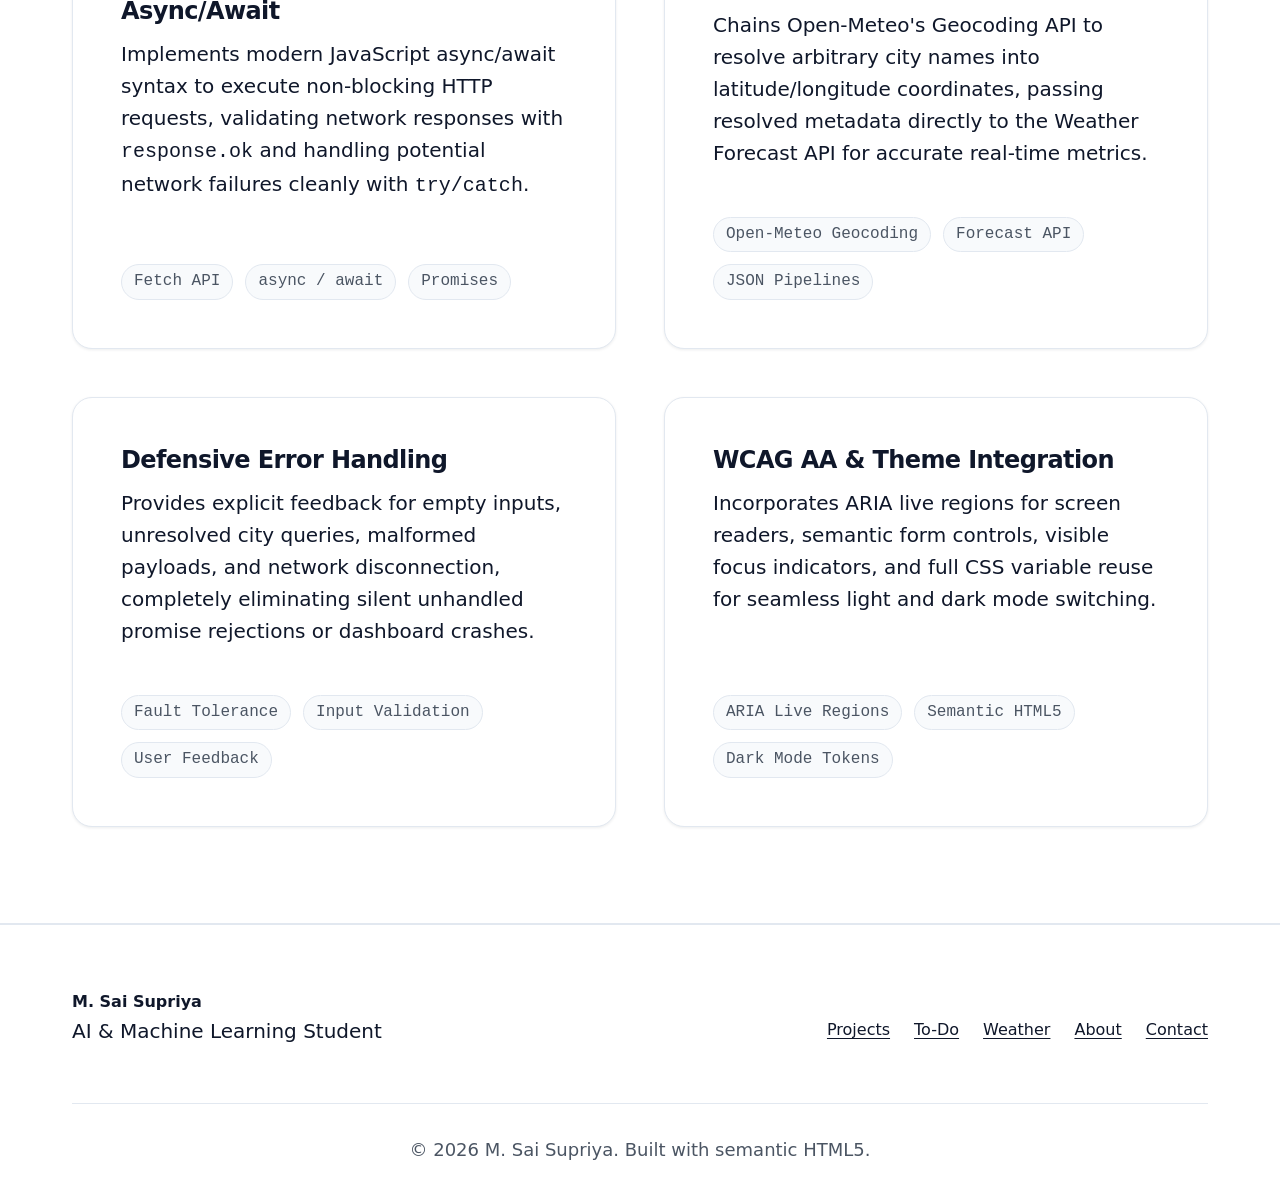
<file: weather.html>
<!DOCTYPE html>
<html lang="en">
<head>
    <meta charset="UTF-8">
    <meta name="viewport" content="width=device-width, initial-scale=1.0">
    <title>Interactive Weather Dashboard | M. Sai Supriya</title>
    <meta name="description" content="Interactive client-side Weather Dashboard built with vanilla JavaScript and Open-Meteo REST APIs, featuring asynchronous geocoding, real-time forecast metrics, robust error handling, and WCAG AA accessibility.">
    <meta name="author" content="M. Sai Supriya">
    
    <!-- Open Graph Metadata -->
    <meta property="og:title" content="Interactive Weather Dashboard | M. Sai Supriya">
    <meta property="og:description" content="Interactive client-side Weather Dashboard built with vanilla JavaScript and Open-Meteo REST APIs.">
    <meta property="og:type" content="website">
    <meta property="og:url" content="https://example.com/weather.html">
    
    <!-- Canonical URL -->
    <link rel="canonical" href="https://example.com/weather.html">
    
    <!-- Favicon -->
    <link rel="icon" href="data:image/svg+xml,<svg xmlns='http://www.w3.org/2000/svg' viewBox='0 0 100 100'><text y='.9em' font-size='90'>%E2%9B%85</text></svg>">
    
    <link rel="stylesheet" href="css/style.css">
    
    <!-- Structured Data -->
    <script type="application/ld+json">
    {
      "@context": "https://schema.org",
      "@type": "WebApplication",
      "name": "Portfolio Interactive Weather Dashboard",
      "url": "https://example.com/weather.html",
      "applicationCategory": "WeatherApplication",
      "operatingSystem": "All modern browsers",
      "browserRequirements": "Requires JavaScript",
      "author": {
        "@type": "Person",
        "name": "M. Sai Supriya"
      },
      "description": "Interactive Weather Dashboard using Open-Meteo Geocoding and Weather Forecast APIs, async/await, and WCAG AA accessibility."
    }
    </script>
    <script>
      (function() {
        var currentTheme = localStorage.getItem('theme');
        var prefersDark = window.matchMedia('(prefers-color-scheme: dark)').matches;
        if (currentTheme === 'dark' || (!currentTheme && prefersDark)) {
          document.documentElement.setAttribute('data-theme', 'dark');
        } else {
          document.documentElement.setAttribute('data-theme', 'light');
        }
      })();
    </script>
</head>
<body>
    <a href="#main-content" class="skip-link">Skip to main content</a>

    <header class="site-header" role="banner">
        <div class="container nav-container">
            <a href="index.html" class="nav-brand">M. Sai Supriya</a>
            
            <nav id="primary-navigation" class="nav-menu" aria-label="Primary navigation">
                <a href="index.html" class="nav-link">Home</a>
                <a href="about.html" class="nav-link">About</a>
                <a href="skills.html" class="nav-link">Skills</a>
                <a href="projects.html" class="nav-link">Projects</a>
                <a href="todo.html" class="nav-link">To-Do</a>
                <a href="weather.html" class="nav-link" aria-current="page">Weather</a>
                <a href="contact.html" class="nav-link">Contact</a>
            </nav>

            <div class="nav-controls">
                <button class="theme-toggle-btn" aria-label="Toggle dark mode">
                    <svg viewBox="0 0 24 24" aria-hidden="true" focusable="false"><path d="M12 21c-4.97 0-9-4.03-9-9s4.03-9 9-9 9 4.03 9 9-4.03 9-9 9zm0-16c-3.86 0-7 3.14-7 7s3.14 7 7 7 7-3.14 7-7-3.14-7-7-7zm0 12c-2.76 0-5-2.24-5-5s2.24-5 5-5v10z"/></svg>
                </button>
                
                <button id="mobile-menu-btn" class="mobile-menu-btn" aria-expanded="false" aria-controls="primary-navigation" aria-label="Toggle navigation menu">
                    <svg width="24" height="24" viewBox="0 0 24 24" fill="none" stroke="currentColor" stroke-width="2" aria-hidden="true" focusable="false">
                        <line x1="3" y1="12" x2="21" y2="12"></line>
                        <line x1="3" y1="6" x2="21" y2="6"></line>
                        <line x1="3" y1="18" x2="21" y2="18"></line>
                    </svg>
                </button>
            </div>
        </div>
    </header>

    <main id="main-content" tabindex="-1">
        <!-- Hero Header -->
        <section class="section pb-0" aria-labelledby="weather-page-title">
            <div class="container text-center-mobile">
                <span class="hero-label">Interactive Application</span>
                <h1 id="weather-page-title" class="hero-title">Live Weather Dashboard</h1>
                <p class="hero-subtitle">
                    A client-side weather application powered by the Open-Meteo REST API, vanilla JavaScript, and modern asynchronous patterns. Search any city worldwide for instant meteorological conditions.
                </p>
            </div>
        </section>

        <!-- Main Weather Dashboard Section -->
        <section class="section" aria-labelledby="weather-app-heading">
            <div class="container">
                <h2 id="weather-app-heading" class="sr-only">Weather Forecast Application</h2>
                
                <!-- Live region for accessible screen-reader updates -->
                <div id="weather-live-region" class="sr-only" role="status" aria-live="polite" aria-atomic="true"></div>

                <div class="weather-app-card">
                    <!-- City Search Form -->
                    <form id="weather-form" class="weather-form" role="search" novalidate aria-label="Search city weather form">
                        <label for="city-input" class="weather-input-label">Enter City or Location</label>
                        <div class="weather-input-group">
                            <input 
                                type="search" 
                                id="city-input" 
                                name="city" 
                                class="weather-input" 
                                placeholder="e.g., Hyderabad, Tokyo, London..." 
                                maxlength="100" 
                                autocomplete="off"
                                aria-describedby="city-input-hint"
                                required
                            >
                            <button type="submit" id="weather-search-btn" class="btn btn-primary weather-search-btn">
                                <svg viewBox="0 0 24 24" fill="none" stroke="currentColor" stroke-width="2" stroke-linecap="round" stroke-linejoin="round" aria-hidden="true" focusable="false">
                                    <circle cx="11" cy="11" r="8"></circle>
                                    <line x1="21" y1="21" x2="16.65" y2="16.65"></line>
                                </svg>
                                <span>Search</span>
                            </button>
                        </div>
                        <p id="city-input-hint" class="form-hint">Enter any global city to fetch current temperature, relative humidity, wind speed, and weather condition.</p>
                        
                        <!-- Quick Suggestions -->
                        <div class="weather-quick-actions" aria-label="Suggested cities">
                            <span>Popular:</span>
                            <button type="button" class="weather-pill-btn" data-city="Hyderabad">Hyderabad</button>
                            <button type="button" class="weather-pill-btn" data-city="Tokyo">Tokyo</button>
                            <button type="button" class="weather-pill-btn" data-city="London">London</button>
                            <button type="button" class="weather-pill-btn" data-city="New York">New York</button>
                        </div>
                    </form>

                    <!-- Error Alert Banner -->
                    <div id="weather-error" class="weather-error-msg" role="alert" hidden style="display: none;">
                        <svg viewBox="0 0 24 24" fill="none" stroke="currentColor" stroke-width="2" stroke-linecap="round" stroke-linejoin="round" aria-hidden="true" focusable="false">
                            <circle cx="12" cy="12" r="10"></circle>
                            <line x1="12" y1="8" x2="12" y2="12"></line>
                            <line x1="12" y1="16" x2="12.01" y2="16"></line>
                        </svg>
                        <span id="weather-error-text"></span>
                    </div>

                    <!-- Loading State Indicator -->
                    <div id="weather-loading" class="weather-loading" hidden aria-hidden="true" style="display: none;">
                        <div class="weather-spinner"></div>
                        <span class="weather-loading-text">Fetching weather data...</span>
                    </div>

                    <!-- Initial Empty State -->
                    <div id="weather-empty-state" class="weather-empty-state">
                        <div class="weather-empty-icon" aria-hidden="true">
                            <svg viewBox="0 0 24 24" fill="none" stroke="currentColor" stroke-width="2" stroke-linecap="round" stroke-linejoin="round">
                                <circle cx="12" cy="12" r="4"></circle>
                                <path d="M12 2v2"></path>
                                <path d="M12 20v2"></path>
                                <path d="m4.93 4.93 1.41 1.41"></path>
                                <path d="m17.66 17.66 1.41 1.41"></path>
                                <path d="M2 12h2"></path>
                                <path d="M20 12h2"></path>
                                <path d="m6.34 17.66-1.41 1.41"></path>
                                <path d="m19.07 4.93-1.41 1.41"></path>
                            </svg>
                        </div>
                        <h3 class="weather-empty-title">Search for a city</h3>
                        <p class="weather-empty-desc">Search for a city to view current weather.</p>
                    </div>

                    <!-- Weather Results View -->
                    <div id="weather-results" class="weather-results" hidden style="display: none;">
                        <!-- Location Title Header -->
                        <div class="weather-location-header">
                            <div>
                                <h3 id="weather-city-name" class="weather-city-heading">--</h3>
                                <span id="weather-country-badge" class="weather-country-badge">--</span>
                            </div>
                            <span id="weather-coords-info" class="weather-coords-info">--</span>
                        </div>

                        <!-- Hero Condition Card -->
                        <div class="weather-hero-card">
                            <div>
                                <div class="weather-temp-block">
                                    <span id="weather-temp-val" class="weather-temp-val">--</span>
                                    <span class="weather-temp-unit">°C</span>
                                </div>
                                <div>
                                    <span class="weather-condition-badge">
                                        <span id="weather-condition-desc">--</span>
                                    </span>
                                </div>
                            </div>
                            <div id="weather-hero-icon" class="weather-icon-wrapper" aria-hidden="true">
                                <!-- Dynamic SVG inserted by JS -->
                            </div>
                        </div>

                        <!-- Weather Metrics 4-Column Grid -->
                        <div class="weather-metrics-grid" aria-label="Detailed meteorological metrics">
                            <!-- Temperature Metric -->
                            <div class="weather-metric-card">
                                <div class="weather-metric-icon" aria-hidden="true">
                                    <svg viewBox="0 0 24 24" fill="none" stroke="currentColor" stroke-width="2" stroke-linecap="round" stroke-linejoin="round">
                                        <path d="M14 14.76V3.5a2.5 2.5 0 0 0-5 0v11.26a4.5 4.5 0 1 0 5 0z"></path>
                                    </svg>
                                </div>
                                <div class="weather-metric-info">
                                    <span class="weather-metric-label">Temperature</span>
                                    <span id="metric-temp" class="weather-metric-val">--</span>
                                </div>
                            </div>

                            <!-- Relative Humidity Metric -->
                            <div class="weather-metric-card">
                                <div class="weather-metric-icon" aria-hidden="true">
                                    <svg viewBox="0 0 24 24" fill="none" stroke="currentColor" stroke-width="2" stroke-linecap="round" stroke-linejoin="round">
                                        <path d="M12 2.69l5.66 5.66a8 8 0 1 1-11.31 0z"></path>
                                    </svg>
                                </div>
                                <div class="weather-metric-info">
                                    <span class="weather-metric-label">Humidity</span>
                                    <span id="metric-humidity" class="weather-metric-val">--</span>
                                </div>
                            </div>

                            <!-- Wind Speed Metric -->
                            <div class="weather-metric-card">
                                <div class="weather-metric-icon" aria-hidden="true">
                                    <svg viewBox="0 0 24 24" fill="none" stroke="currentColor" stroke-width="2" stroke-linecap="round" stroke-linejoin="round">
                                        <path d="M9.59 4.59A2 2 0 1 1 11 8H2m10.59 11.41A2 2 0 1 0 14 16H2m15.73-8.27A2.5 2.5 0 1 1 19.5 12H2"></path>
                                    </svg>
                                </div>
                                <div class="weather-metric-info">
                                    <span class="weather-metric-label">Wind Speed</span>
                                    <span id="metric-wind" class="weather-metric-val">--</span>
                                </div>
                            </div>

                            <!-- Weather Condition Metric -->
                            <div class="weather-metric-card">
                                <div class="weather-metric-icon" aria-hidden="true">
                                    <svg viewBox="0 0 24 24" fill="none" stroke="currentColor" stroke-width="2" stroke-linecap="round" stroke-linejoin="round">
                                        <path d="M17.5 19H9a7 7 0 1 1 6.71-9h1.79a4.5 4.5 0 1 1 0 9Z"></path>
                                    </svg>
                                </div>
                                <div class="weather-metric-info">
                                    <span class="weather-metric-label">Condition</span>
                                    <span id="metric-condition" class="weather-metric-val">--</span>
                                </div>
                            </div>
                        </div>

                        <!-- Data Attribution -->
                        <p class="weather-data-source">
                            Live data sourced from <a href="https://open-meteo.com/" target="_blank" rel="noopener noreferrer">Open-Meteo</a> API.
                        </p>
                    </div>
                </div>
            </div>
        </section>

        <!-- Technical Architecture & Highlights -->
        <section class="section bg-alt" aria-labelledby="weather-tech-heading">
            <div class="container">
                <h2 id="weather-tech-heading">Architecture &amp; Implementation</h2>
                <div class="grid-2">
                    <article class="card" aria-labelledby="feat-async">
                        <h3 id="feat-async" class="card-title">Asynchronous Fetch &amp; Async/Await</h3>
                        <p>Implements modern JavaScript async/await syntax to execute non-blocking HTTP requests, validating network responses with <code>response.ok</code> and handling potential network failures cleanly with <code>try/catch</code>.</p>
                        <ul class="tag-list" aria-label="Technologies used">
                            <li class="tag">Fetch API</li>
                            <li class="tag">async / await</li>
                            <li class="tag">Promises</li>
                        </ul>
                    </article>

                    <article class="card" aria-labelledby="feat-geocoding">
                        <h3 id="feat-geocoding" class="card-title">Dual REST API Pipeline</h3>
                        <p>Chains Open-Meteo's Geocoding API to resolve arbitrary city names into latitude/longitude coordinates, passing resolved metadata directly to the Weather Forecast API for accurate real-time metrics.</p>
                        <ul class="tag-list" aria-label="Technologies used">
                            <li class="tag">Open-Meteo Geocoding</li>
                            <li class="tag">Forecast API</li>
                            <li class="tag">JSON Pipelines</li>
                        </ul>
                    </article>

                    <article class="card" aria-labelledby="feat-resilience">
                        <h3 id="feat-resilience" class="card-title">Defensive Error Handling</h3>
                        <p>Provides explicit feedback for empty inputs, unresolved city queries, malformed payloads, and network disconnection, completely eliminating silent unhandled promise rejections or dashboard crashes.</p>
                        <ul class="tag-list" aria-label="Technologies used">
                            <li class="tag">Fault Tolerance</li>
                            <li class="tag">Input Validation</li>
                            <li class="tag">User Feedback</li>
                        </ul>
                    </article>

                    <article class="card" aria-labelledby="feat-a11y-weather">
                        <h3 id="feat-a11y-weather" class="card-title">WCAG AA &amp; Theme Integration</h3>
                        <p>Incorporates ARIA live regions for screen readers, semantic form controls, visible focus indicators, and full CSS variable reuse for seamless light and dark mode switching.</p>
                        <ul class="tag-list" aria-label="Technologies used">
                            <li class="tag">ARIA Live Regions</li>
                            <li class="tag">Semantic HTML5</li>
                            <li class="tag">Dark Mode Tokens</li>
                        </ul>
                    </article>
                </div>
            </div>
        </section>
    </main>

    <footer class="site-footer" role="contentinfo">
        <div class="container">
            <div class="footer-content">
                <div>
                    <strong>M. Sai Supriya</strong>
                    <p>AI &amp; Machine Learning Student</p>
                </div>
                <nav aria-label="Footer navigation">
                    <ul class="social-links">
                        <li><a href="projects.html">Projects</a></li>
                        <li><a href="todo.html">To-Do</a></li>
                        <li><a href="weather.html">Weather</a></li>
                        <li><a href="about.html">About</a></li>
                        <li><a href="contact.html">Contact</a></li>
                    </ul>
                </nav>
            </div>
            <div class="footer-bottom">
                &copy; 2026 M. Sai Supriya. Built with semantic HTML5.
            </div>
        </div>
    </footer>
    
    <script src="js/script.js"></script>
    <script src="js/weather.js"></script>
</body>
</html>
</file>
<file: css/style.css>
/* 
  style.css
  Modernized stylesheet for M. Sai Supriya Portfolio 
*/

:root {
  /* Color Palette (Light Theme Default) */
  --color-bg: #f8fafc;
  --color-bg-alt: #ffffff;
  --color-text: #0f172a;
  --color-text-muted: #4b5563; /* 7.2:1 on white - WCAG AAA */
  --color-primary: #0f172a;
  --color-accent: #1d4ed8; /* 5.9:1 on white - WCAG AA for all text */
  --color-accent-hover: #1e40af;
  --color-on-accent: #ffffff; /* 8.9:1 contrast on accent background - WCAG AAA */
  --color-border: #e2e8f0;
  --color-error: #b91c1c; /* 7.3:1 on white - WCAG AAA */
  --color-focus: #1d4ed8;
  
  --color-card-hover: #f1f5f9;
  --shadow-color: rgba(15, 23, 42, 0.08);

  /* Typography */
  --font-sans: 'Inter', system-ui, -apple-system, sans-serif;
  --font-mono: ui-monospace, SFMono-Regular, Menlo, Monaco, Consolas, monospace;
  
  /* Fluid Typography using clamp() */
  --text-xs: clamp(0.875rem, 0.8rem + 0.25vw, 1rem);
  --text-sm: clamp(1rem, 0.95rem + 0.25vw, 1.125rem);
  --text-base: clamp(1.125rem, 1.05rem + 0.38vw, 1.25rem);
  --text-lg: clamp(1.125rem, 1.05rem + 0.38vw, 1.25rem);
  --text-xl: clamp(1.25rem, 1.1rem + 0.75vw, 1.5rem);
  --text-2xl: clamp(1.5rem, 1.3rem + 1vw, 2rem);
  --text-3xl: clamp(1.75rem, 1.4rem + 1.75vw, 2.5rem);
  --text-4xl: clamp(2rem, 1.5rem + 2.5vw, 3.5rem);

  --line-height-base: 1.6;
  --line-height-heading: 1.2;

  /* Fluid Spacing */
  --space-1: clamp(0.25rem, 0.2rem + 0.25vw, 0.5rem);
  --space-2: clamp(0.5rem, 0.4rem + 0.5vw, 0.75rem);
  --space-3: clamp(1rem, 0.8rem + 1vw, 1.5rem);
  --space-4: clamp(1.5rem, 1.2rem + 1.5vw, 2rem);
  --space-5: clamp(2rem, 1.6rem + 2vw, 3rem);
  --space-6: clamp(3rem, 2.4rem + 3vw, 4rem);
  --space-8: clamp(4rem, 3.2rem + 4vw, 6rem);
  --space-10: clamp(5rem, 4rem + 5vw, 8rem);

  /* Other UI Elements */
  --radius-sm: 0.375rem;
  --radius-md: 0.75rem;
  --radius-lg: 1.25rem;
  --radius-full: 9999px;
  
  --shadow-sm: 0 1px 3px var(--shadow-color);
  --shadow-md: 0 4px 6px -1px var(--shadow-color), 0 2px 4px -2px var(--shadow-color);
  --shadow-lg: 0 10px 15px -3px var(--shadow-color), 0 4px 6px -4px var(--shadow-color);
  
  --transition-fast: 0.15s cubic-bezier(0.4, 0, 0.2, 1);
  --transition-base: 0.3s cubic-bezier(0.4, 0, 0.2, 1);
  --transition-slow: 0.5s cubic-bezier(0.4, 0, 0.2, 1);
}

/* Dark Theme Overrides */
[data-theme="dark"] {
  --color-bg: #0f172a;
  --color-bg-alt: #1e293b;
  --color-text: #f8fafc;
  --color-text-muted: #e2e8f0; /* 13.7:1 on dark bg - WCAG AAA */
  --color-primary: #f8fafc;
  --color-accent: #93c5fd; /* 8.4:1 on dark bg - WCAG AAA */
  --color-accent-hover: #bfdbfe;
  --color-on-accent: #0f172a; /* 12.5:1 contrast against light blue accent in dark mode - WCAG AAA */
  --color-border: #64748b; /* Improved contrast */
  --color-card-hover: #334155;
  --shadow-color: rgba(0, 0, 0, 0.5);
  --color-error: #fca5a5; /* 7.2:1 on dark bg - WCAG AAA */
  --color-focus: #93c5fd;
}

/* Base Styles & Resets */
*, *::before, *::after {
  box-sizing: border-box;
  margin: 0;
  padding: 0;
}

html {
  font-size: 100%;
  scroll-behavior: smooth;
  scroll-padding-top: 5rem;
}

body {
  font-family: var(--font-sans);
  background-color: var(--color-bg);
  color: var(--color-text);
  line-height: var(--line-height-base);
  -webkit-font-smoothing: antialiased;
  -moz-osx-font-smoothing: grayscale;
  transition: background-color var(--transition-base), color var(--transition-base);
  display: flex;
  flex-direction: column;
  min-height: 100vh;
}

main {
  flex: 1;
}

main:focus {
  outline: none;
}

/* Accessibility: Skip Navigation Link */
.skip-link {
  position: absolute;
  top: -40px;
  left: 0;
  background: var(--color-accent);
  color: var(--color-on-accent);
  padding: var(--space-2) var(--space-4);
  z-index: 1000;
  transition: top var(--transition-fast);
  text-decoration: underline;
  font-weight: bold;
}

.skip-link:focus {
  top: 0;
}

/* Accessibility: Screen Reader Only */
.sr-only {
  position: absolute;
  width: 1px;
  height: 1px;
  padding: 0;
  margin: -1px;
  overflow: hidden;
  clip: rect(0, 0, 0, 0);
  white-space: nowrap;
  border-width: 0;
}

/* Typography Elements */
:is(h1, h2, h3, h4, h5, h6) {
  color: var(--color-primary);
  line-height: var(--line-height-heading);
  margin-bottom: var(--space-3);
  font-weight: 700;
  letter-spacing: -0.025em;
}

h1 { font-size: var(--text-4xl); }
h2 { font-size: var(--text-3xl); }
h3 { font-size: var(--text-2xl); }
h4 { font-size: var(--text-xl); }

p {
  margin-bottom: var(--space-3);
  font-size: var(--text-base);
}

a {
  color: var(--color-accent);
  text-decoration: underline;
  text-underline-offset: 3px;
  text-decoration-thickness: 1px;
  transition: color var(--transition-fast), text-decoration-thickness var(--transition-fast);
}

:is(.nav-brand, .nav-link, .btn, .tag) {
  text-decoration: none;
}

a:hover {
  color: var(--color-accent-hover);
  text-decoration-thickness: 2px;
}

/* Focus States for Accessibility */
:focus-visible {
  outline: 3px solid var(--color-focus);
  outline-offset: 3px;
  border-radius: 2px;
  box-shadow: 0 0 0 1px var(--color-bg); /* inner gap ring for contrast on any background */
}

/* Layout Classes */
.container {
  width: 100%;
  max-width: 1200px;
  margin: 0 auto;
  padding: 0 var(--space-4);
}

.section {
  padding: var(--space-8) 0;
  animation: fadeIn var(--transition-slow) forwards;
}

.bg-alt {
  background-color: var(--color-bg-alt);
  border-top: 1px solid var(--color-border);
  border-bottom: 1px solid var(--color-border);
}

/* Header & Navigation */
.site-header {
  background-color: var(--color-bg-alt);
  border-bottom: 1px solid var(--color-border);
  position: sticky;
  top: 0;
  z-index: 100;
  transition: background-color var(--transition-base), border-color var(--transition-base);
}

/* Glassmorphism where supported */
@supports (backdrop-filter: blur(12px)) {
  .site-header {
    background-color: color-mix(in srgb, var(--color-bg-alt) 85%, transparent);
    backdrop-filter: blur(12px);
    -webkit-backdrop-filter: blur(12px);
  }
}

.nav-container {
  display: flex;
  justify-content: space-between;
  align-items: center;
  height: 4.5rem;
}

.nav-brand {
  font-weight: 800;
  font-size: var(--text-lg);
  color: var(--color-primary);
  letter-spacing: -0.025em;
}

.nav-controls {
  display: flex;
  align-items: center;
  gap: var(--space-3);
}

.nav-menu {
  display: flex;
  list-style: none;
  gap: var(--space-4);
  align-items: center;
}

.nav-link {
  color: var(--color-text); /* Use primary text color for max contrast */
  font-weight: 500;
  font-size: var(--text-sm);
  padding: var(--space-2) 0;
  position: relative;
}

.nav-link::after {
  content: '';
  position: absolute;
  bottom: 0;
  left: 0;
  width: 0;
  height: 2px;
  background-color: var(--color-accent);
  transition: width var(--transition-base);
  border-radius: var(--radius-full);
}

.nav-link:hover {
  color: var(--color-accent);
}

.nav-link:hover::after,
.nav-link[aria-current="page"]::after {
  width: 100%;
}

.nav-link[aria-current="page"] {
  color: var(--color-accent);
  font-weight: 600;
}

.mobile-menu-btn {
  display: none;
  background: none;
  border: none;
  cursor: pointer;
  padding: var(--space-2);
  color: var(--color-primary);
  border-radius: var(--radius-sm);
  transition: background-color var(--transition-fast);
}

.mobile-menu-btn:hover {
  background-color: var(--color-border);
}

.theme-toggle-btn {
  background: none;
  border: none;
  cursor: pointer;
  padding: var(--space-2);
  color: var(--color-text-muted);
  border-radius: var(--radius-full);
  display: flex;
  align-items: center;
  justify-content: center;
  transition: all var(--transition-fast);
  background-color: var(--color-bg);
  border: 1px solid var(--color-border);
}

.theme-toggle-btn:hover {
  color: var(--color-accent);
  border-color: var(--color-accent);
  transform: rotate(15deg);
}

.theme-toggle-btn svg {
  width: 20px;
  height: 20px;
  fill: currentColor;
}

/* Buttons */
.btn {
  display: inline-flex;
  align-items: center;
  justify-content: center;
  padding: 0.75rem 1.5rem;
  font-weight: 600;
  font-size: var(--text-sm);
  border-radius: var(--radius-full);
  border: 2px solid transparent;
  cursor: pointer;
  transition: all var(--transition-fast);
  font-family: inherit;
  text-decoration: none;
}

.btn-primary {
  background-color: var(--color-accent);
  color: var(--color-on-accent);
  box-shadow: 0 4px 14px 0 rgba(37, 99, 235, 0.39);
}

.btn-primary:hover {
  background-color: var(--color-accent-hover);
  color: var(--color-on-accent);
  transform: translateY(-2px);
  box-shadow: 0 6px 20px rgba(37, 99, 235, 0.23);
}

.btn-secondary {
  background-color: transparent;
  color: var(--color-text);
  border-color: var(--color-border);
}

.btn-secondary:hover {
  background-color: var(--color-bg-alt);
  border-color: var(--color-text);
  transform: translateY(-2px);
}

/* Cards */
.card {
  background-color: var(--color-bg-alt);
  border-radius: var(--radius-lg);
  padding: var(--space-5);
  box-shadow: var(--shadow-sm);
  border: 1px solid var(--color-border);
  transition: all var(--transition-base);
  display: flex;
  flex-direction: column;
  height: 100%;
}

.card:hover {
  box-shadow: var(--shadow-lg);
  transform: translateY(-4px);
  border-color: var(--color-accent);
}

.card-title {
  margin-bottom: var(--space-2);
  font-size: var(--text-xl);
}

/* Forms */
.form-group {
  margin-bottom: var(--space-4);
}

.form-label {
  display: block;
  font-weight: 600;
  margin-bottom: var(--space-2);
  color: var(--color-primary);
  font-size: var(--text-sm);
}

.form-control {
  width: 100%;
  padding: 0.75rem 1rem;
  font-size: var(--text-base);
  font-family: inherit;
  border: 1px solid var(--color-border);
  border-radius: var(--radius-md);
  background-color: var(--color-bg);
  color: var(--color-text);
  transition: border-color var(--transition-fast), box-shadow var(--transition-fast);
}

.form-control:focus {
  outline: none;
  border-color: var(--color-accent);
  box-shadow: 0 0 0 4px var(--color-focus);
}

.form-error {
  display: none;
  color: var(--color-error);
  font-size: var(--text-sm);
  margin-top: var(--space-1);
  font-weight: 500;
}

/* Specific Sections */
.hero {
  padding: var(--space-10) 0;
  display: grid;
  align-items: center;
  min-height: calc(100vh - 4.5rem); /* viewport height minus header */
}

.hero-content {
  max-width: 800px;
}

.hero-label {
  display: inline-block;
  font-family: var(--font-mono);
  font-size: var(--text-sm);
  color: var(--color-accent);
  text-transform: uppercase;
  letter-spacing: 0.05em;
  margin-bottom: var(--space-3);
  font-weight: 700; /* Bold for better legibility */
  padding: 0.25rem 0.75rem;
  background: transparent;
  border: 2px solid var(--color-accent);
  border-radius: var(--radius-full);
}

.hero-title {
  font-size: var(--text-4xl);
  font-weight: 800;
  line-height: 1.1;
  margin-bottom: var(--space-4);
  color: var(--color-primary);
}

/* Dark mode hero title is inherited from --color-primary which is light in dark mode */

.hero-subtitle {
  font-size: var(--text-xl);
  color: var(--color-text-muted);
  margin-bottom: var(--space-5);
  max-width: 650px;
  line-height: 1.6;
}

.hero-actions {
  display: flex;
  gap: var(--space-3);
  flex-wrap: wrap;
}

/* Layouts (Grid/Flex) */
.grid-2 {
  display: grid;
  grid-template-columns: repeat(auto-fit, minmax(min(100%, 350px), 1fr));
  gap: var(--space-5);
}

.grid-3 {
  display: grid;
  grid-template-columns: repeat(auto-fit, minmax(min(100%, 280px), 1fr));
  gap: var(--space-5);
}

/* Tag styles for skills/tech */
.tag-list {
  display: flex;
  flex-wrap: wrap;
  gap: var(--space-2);
  list-style: none;
  margin-top: auto; /* Push tags to bottom of cards */
  padding-top: var(--space-3);
}

.tag {
  background-color: var(--color-bg);
  border: 1px solid var(--color-border);
  color: var(--color-text-muted);
  padding: 0.25rem 0.75rem;
  border-radius: var(--radius-full);
  font-size: var(--text-xs);
  font-family: var(--font-mono);
  font-weight: 500;
  transition: all var(--transition-fast);
}

.tag:hover {
  border-color: var(--color-accent);
  color: var(--color-accent);
}

/* Footer */
.site-footer {
  background-color: var(--color-bg-alt);
  border-top: 1px solid var(--color-border);
  padding: var(--space-6) 0 var(--space-4);
  margin-top: auto;
}

.footer-content {
  display: flex;
  justify-content: space-between;
  align-items: center;
  flex-wrap: wrap;
  gap: var(--space-4);
  padding-bottom: var(--space-4);
  border-bottom: 1px solid var(--color-border);
}

.footer-bottom {
  text-align: center;
  padding-top: var(--space-4);
  font-size: var(--text-sm);
  color: var(--color-text-muted);
}

.social-links {
  display: flex;
  gap: var(--space-3);
  list-style: none;
}

.social-links a {
  color: var(--color-text); /* Full contrast on footer bg */
  font-weight: 500;
}

.social-links a:hover {
  color: var(--color-accent);
  text-decoration: underline;
  text-underline-offset: 3px;
}

/* Timeline */
.timeline {
  position: relative;
  padding-left: var(--space-5);
  margin-bottom: var(--space-5);
}

.timeline::before {
  content: '';
  position: absolute;
  left: 0;
  top: 0;
  bottom: 0;
  width: 2px;
  background-color: var(--color-border);
}

.timeline-item {
  position: relative;
  margin-bottom: var(--space-5);
}

.timeline-item::before {
  content: '';
  position: absolute;
  left: calc(var(--space-5) * -1 - 5px);
  top: 6px;
  width: 12px;
  height: 12px;
  border-radius: 50%;
  background-color: var(--color-accent);
  box-shadow: 0 0 0 4px var(--color-bg);
}

.timeline-date {
  font-family: var(--font-mono);
  font-size: var(--text-sm);
  color: var(--color-accent);
  font-weight: 600;
  margin-bottom: var(--space-1);
  text-transform: uppercase;
  letter-spacing: 0.05em;
}

/* Animations */
@keyframes fadeIn {
  from {
    opacity: 0;
    transform: translateY(10px);
  }
  to {
    opacity: 1;
    transform: translateY(0);
  }
}

/* Reduced Motion Preference */
@media (prefers-reduced-motion: reduce) {
  *, *::before, *::after {
    animation-duration: 0.01ms !important;
    animation-iteration-count: 1 !important;
    transition-duration: 0.01ms !important;
    scroll-behavior: auto !important;
  }
}

/* Responsive Styles */
@media (max-width: 768px) {
  .nav-menu {
    display: none;
    flex-direction: column;
    position: absolute;
    top: 100%;
    left: 0;
    right: 0;
    background-color: var(--color-bg-alt);
    padding: var(--space-4);
    border-bottom: 1px solid var(--color-border);
    box-shadow: var(--shadow-md);
    gap: var(--space-2);
    align-items: flex-start;
  }

  .nav-menu.is-open {
    display: flex;
    animation: fadeIn var(--transition-fast);
  }
  
  .nav-link {
    width: 100%;
    padding: var(--space-2) 0;
  }

  .mobile-menu-btn {
    display: block;
  }

  .hero-actions {
    flex-direction: column;
    width: 100%;
  }

  .hero-actions .btn {
    width: 100%;
  }
}
/* ========================================
   TO-DO APPLICATION
   ======================================== */
.pb-0 {
  padding-bottom: 0 !important;
}

.btn-sm {
  padding: 0.4rem 0.85rem;
  font-size: var(--text-xs);
}

.btn-icon {
  margin-right: 0.35rem;
  flex-shrink: 0;
}

.todo-app-card {
  max-width: 820px;
  margin: 0 auto;
  background-color: var(--color-bg-alt);
  border: 1px solid var(--color-border);
  border-radius: var(--radius-lg);
  padding: var(--space-5);
  box-shadow: var(--shadow-md);
  transition: background-color var(--transition-base), border-color var(--transition-base), box-shadow var(--transition-base);
}

.todo-form {
  margin-bottom: var(--space-4);
}

.todo-input-label {
  font-size: var(--text-sm);
  margin-bottom: var(--space-2);
}

.todo-input-group {
  display: flex;
  gap: var(--space-3);
  align-items: stretch;
}

.todo-input {
  flex: 1;
  padding: 0.85rem 1.25rem;
  font-size: var(--text-base);
  border-radius: var(--radius-md);
}

.todo-add-btn {
  padding: 0.85rem 1.5rem;
  white-space: nowrap;
  gap: 0.35rem;
}

.todo-error {
  display: block;
  margin-top: var(--space-2);
  color: var(--color-error);
  font-size: var(--text-sm);
  font-weight: 600;
}

/* Controls & Filter Bar */
.todo-controls-bar {
  display: flex;
  justify-content: space-between;
  align-items: center;
  flex-wrap: wrap;
  gap: var(--space-3);
  padding: var(--space-3) 0;
  margin-bottom: var(--space-4);
  border-top: 1px solid var(--color-border);
  border-bottom: 1px solid var(--color-border);
}

.todo-filter-group {
  display: inline-flex;
  background-color: var(--color-bg);
  padding: 3px;
  border-radius: var(--radius-full);
  border: 1px solid var(--color-border);
  gap: 2px;
}

.todo-filter-btn {
  background: transparent;
  border: none;
  color: var(--color-text-muted);
  font-weight: 600;
  font-size: var(--text-xs);
  padding: 0.4rem 0.85rem;
  border-radius: var(--radius-full);
  cursor: pointer;
  transition: all var(--transition-fast);
  font-family: inherit;
  display: inline-flex;
  align-items: center;
  gap: 0.25rem;
}

.todo-filter-btn:hover {
  color: var(--color-text);
}

.todo-filter-btn.is-active {
  background-color: var(--color-accent);
  color: var(--color-on-accent);
  box-shadow: var(--shadow-sm);
}

.todo-filter-btn:focus-visible {
  outline: 3px solid var(--color-focus);
  outline-offset: 2px;
}

.filter-count {
  font-size: 0.85em;
  opacity: 0.85;
}

.todo-actions-group {
  display: flex;
  align-items: center;
  gap: var(--space-3);
}

.todo-summary {
  font-size: var(--text-sm);
  color: var(--color-text-muted);
  font-weight: 500;
}

.todo-clear-btn {
  font-size: var(--text-xs);
  padding: 0.4rem 0.85rem;
}

.todo-clear-btn:disabled {
  opacity: 0.4;
  cursor: not-allowed;
  pointer-events: none;
}

/* Tasks List */
.todo-list {
  list-style: none;
  display: flex;
  flex-direction: column;
  gap: var(--space-2);
  margin: 0;
  padding: 0;
}

.todo-item {
  display: flex;
  align-items: center;
  justify-content: space-between;
  gap: var(--space-3);
  padding: var(--space-3) var(--space-4);
  background-color: var(--color-bg);
  border: 1px solid var(--color-border);
  border-radius: var(--radius-md);
  transition: all var(--transition-fast);
}

.todo-item:hover {
  border-color: var(--color-accent);
  background-color: var(--color-card-hover);
  box-shadow: var(--shadow-sm);
}

.todo-item.is-completed {
  opacity: 0.85;
  background-color: var(--color-bg);
}

.todo-item-content {
  display: flex;
  align-items: center;
  gap: var(--space-3);
  flex: 1;
  min-width: 0;
  position: relative;
}

.todo-checkbox {
  position: absolute;
  opacity: 0;
  width: 1.4rem;
  height: 1.4rem;
  cursor: pointer;
  z-index: 2;
  left: 0;
  top: 50%;
  transform: translateY(-50%);
}

.todo-text {
  display: flex;
  align-items: center;
  gap: var(--space-3);
  flex: 1;
  min-width: 0;
  cursor: pointer;
  font-size: var(--text-base);
  user-select: none;
  padding: 0.2rem 0;
}

.todo-checkbox-custom {
  display: inline-flex;
  align-items: center;
  justify-content: center;
  width: 1.35rem;
  height: 1.35rem;
  border: 2px solid var(--color-border);
  border-radius: var(--radius-sm);
  background-color: var(--color-bg-alt);
  flex-shrink: 0;
  transition: all var(--transition-fast);
  color: transparent;
}

.todo-checkbox:hover + .todo-text .todo-checkbox-custom {
  border-color: var(--color-accent);
}

.todo-checkbox:focus-visible + .todo-text .todo-checkbox-custom {
  outline: 3px solid var(--color-focus);
  outline-offset: 3px;
  box-shadow: 0 0 0 1px var(--color-bg);
}

.todo-checkbox:checked + .todo-text .todo-checkbox-custom {
  background-color: var(--color-accent);
  border-color: var(--color-accent);
  color: var(--color-on-accent);
}

.todo-label-text {
  word-break: break-word;
  color: var(--color-text);
  transition: color var(--transition-fast), text-decoration-color var(--transition-fast);
}

.is-completed-text .todo-label-text {
  text-decoration: line-through;
  text-decoration-thickness: 2px;
  color: var(--color-text-muted);
}

.todo-status-tag {
  display: inline-flex;
  align-items: center;
  font-size: 0.72rem;
  font-weight: 700;
  text-transform: uppercase;
  letter-spacing: 0.05em;
  padding: 0.15rem 0.5rem;
  border-radius: var(--radius-full);
  background-color: color-mix(in srgb, var(--color-accent) 15%, transparent);
  color: var(--color-accent);
  margin-left: 0.35rem;
  flex-shrink: 0;
}

/* Action Buttons */
.todo-item-actions {
  display: flex;
  align-items: center;
  gap: var(--space-1);
  flex-shrink: 0;
}

.todo-action-btn {
  width: 2.25rem;
  height: 2.25rem;
  display: inline-flex;
  align-items: center;
  justify-content: center;
  border-radius: var(--radius-sm);
  border: 1px solid transparent;
  background: transparent;
  color: var(--color-text-muted);
  cursor: pointer;
  transition: all var(--transition-fast);
}

.todo-action-btn:hover {
  background-color: var(--color-bg-alt);
  color: var(--color-text);
  border-color: var(--color-border);
}

.todo-delete-btn:hover {
  color: var(--color-error);
  border-color: var(--color-error);
  background-color: color-mix(in srgb, var(--color-error) 10%, transparent);
}

.todo-action-btn:focus-visible {
  outline: 3px solid var(--color-focus);
  outline-offset: 2px;
}

/* Inline Editing */
.todo-item.is-editing {
  background-color: var(--color-bg-alt);
  border-color: var(--color-accent);
  box-shadow: var(--shadow-sm);
}

.todo-edit-wrapper {
  display: flex;
  width: 100%;
  gap: var(--space-2);
  align-items: center;
}

.todo-edit-input {
  flex: 1;
  padding: 0.5rem 0.85rem;
  font-size: var(--text-base);
}

.todo-edit-actions {
  display: flex;
  gap: 0.35rem;
}

/* Empty State */
.todo-empty-state {
  display: flex;
  flex-direction: column;
  align-items: center;
  text-align: center;
  padding: var(--space-6) var(--space-4);
  color: var(--color-text-muted);
}

.empty-icon-wrapper {
  width: 4rem;
  height: 4rem;
  border-radius: var(--radius-full);
  background-color: var(--color-bg);
  border: 1px solid var(--color-border);
  display: flex;
  align-items: center;
  justify-content: center;
  margin-bottom: var(--space-3);
  color: var(--color-accent);
}

.empty-title {
  font-size: var(--text-xl);
  color: var(--color-primary);
  margin-bottom: var(--space-1);
}

.empty-desc {
  font-size: var(--text-sm);
  max-width: 420px;
  margin: 0 auto;
}

/* Responsive adjustments for To-Do application */
@media (max-width: 640px) {
  .todo-app-card {
    padding: var(--space-4);
  }

  .todo-input-group {
    flex-direction: column;
  }

  .todo-add-btn {
    width: 100%;
    justify-content: center;
  }

  .todo-controls-bar {
    flex-direction: column;
    align-items: stretch;
    gap: var(--space-3);
  }

  .todo-filter-group {
    width: 100%;
    display: flex;
  }

  .todo-filter-btn {
    flex: 1;
    justify-content: center;
    padding: 0.5rem 0.25rem;
  }

  .todo-actions-group {
    width: 100%;
    justify-content: space-between;
  }

  .todo-edit-wrapper {
    flex-direction: column;
    align-items: stretch;
  }

  .todo-edit-actions {
    justify-content: flex-end;
  }
}

/* ==========================================================================
   WEATHER DASHBOARD COMPONENT STYLES
   ========================================================================== */

.weather-app-card {
  background-color: var(--color-bg-alt);
  border: 1px solid var(--color-border);
  border-radius: var(--radius-lg);
  box-shadow: var(--shadow-md);
  padding: var(--space-5);
  max-width: 860px;
  margin: 0 auto;
  transition: box-shadow var(--transition-base), border-color var(--transition-base);
}

.weather-form {
  margin-bottom: var(--space-4);
}

.weather-input-label {
  display: block;
  font-weight: 600;
  font-size: var(--text-base);
  color: var(--color-primary);
  margin-bottom: var(--space-2);
}

.weather-input-group {
  display: flex;
  gap: var(--space-2);
  align-items: stretch;
}

.weather-input-group .weather-input {
  flex: 1;
  font-size: var(--text-base);
  padding: var(--space-2) var(--space-3);
  border: 2px solid var(--color-border);
  border-radius: var(--radius-md);
  background-color: var(--color-bg);
  color: var(--color-text);
  transition: border-color var(--transition-fast), box-shadow var(--transition-fast);
}

.weather-input-group .weather-input:focus {
  outline: none;
  border-color: var(--color-focus);
  box-shadow: 0 0 0 3px rgba(29, 78, 216, 0.25);
}

[data-theme="dark"] .weather-input-group .weather-input:focus {
  box-shadow: 0 0 0 3px rgba(147, 197, 253, 0.35);
}

.weather-search-btn {
  display: inline-flex;
  align-items: center;
  gap: 0.5rem;
  padding: var(--space-2) var(--space-4);
  font-weight: 600;
  white-space: nowrap;
}

.weather-search-btn svg {
  width: 1.25rem;
  height: 1.25rem;
}

.weather-search-btn:disabled {
  opacity: 0.65;
  cursor: not-allowed;
}

/* Quick city suggestions */
.weather-quick-actions {
  display: flex;
  align-items: center;
  flex-wrap: wrap;
  gap: 0.5rem;
  margin-top: var(--space-2);
  font-size: var(--text-xs);
  color: var(--color-text-muted);
}

.weather-quick-actions span {
  font-weight: 500;
}

.weather-pill-btn {
  background: var(--color-bg);
  border: 1px solid var(--color-border);
  border-radius: var(--radius-full);
  color: var(--color-accent);
  padding: 0.25rem 0.75rem;
  font-size: var(--text-xs);
  font-weight: 600;
  cursor: pointer;
  transition: background-color var(--transition-fast), border-color var(--transition-fast), transform var(--transition-fast);
}

.weather-pill-btn:hover,
.weather-pill-btn:focus-visible {
  background-color: var(--color-card-hover);
  border-color: var(--color-accent);
  outline: none;
  transform: translateY(-1px);
}

.weather-pill-btn:focus-visible {
  box-shadow: 0 0 0 2px var(--color-focus);
}

/* Visibility state helpers ensuring [hidden] is never overridden by display: flex */
[hidden] {
  display: none !important;
}

.weather-error-msg[hidden],
.weather-loading[hidden],
.weather-empty-state[hidden],
.weather-results[hidden] {
  display: none !important;
}

/* Error message banner */
.weather-error-msg {
  background-color: rgba(185, 28, 28, 0.08);
  border: 1px solid var(--color-error);
  border-left-width: 4px;
  color: var(--color-error);
  border-radius: var(--radius-sm);
  padding: var(--space-3);
  margin-bottom: var(--space-4);
  font-size: var(--text-sm);
  display: flex;
  align-items: center;
  gap: 0.75rem;
}

[data-theme="dark"] .weather-error-msg {
  background-color: rgba(252, 165, 165, 0.12);
}

.weather-error-msg svg {
  flex-shrink: 0;
  width: 1.25rem;
  height: 1.25rem;
}

/* Loading state */
.weather-loading {
  display: flex;
  flex-direction: column;
  align-items: center;
  justify-content: center;
  padding: var(--space-6) var(--space-4);
  color: var(--color-text-muted);
  gap: var(--space-3);
}

.weather-spinner {
  width: 2.75rem;
  height: 2.75rem;
  border: 3px solid var(--color-border);
  border-top-color: var(--color-accent);
  border-radius: 50%;
  animation: weather-spin 0.8s linear infinite;
}

@keyframes weather-spin {
  to {
    transform: rotate(360deg);
  }
}

.weather-loading-text {
  font-size: var(--text-base);
  font-weight: 500;
}

/* Empty state */
.weather-empty-state {
  display: flex;
  flex-direction: column;
  align-items: center;
  text-align: center;
  padding: var(--space-6) var(--space-4);
  color: var(--color-text-muted);
}

.weather-empty-icon {
  width: 4.5rem;
  height: 4.5rem;
  border-radius: var(--radius-full);
  background-color: var(--color-bg);
  border: 1px solid var(--color-border);
  display: flex;
  align-items: center;
  justify-content: center;
  margin-bottom: var(--space-3);
  color: var(--color-accent);
}

.weather-empty-icon svg {
  width: 2.25rem;
  height: 2.25rem;
}

.weather-empty-title {
  font-size: var(--text-xl);
  color: var(--color-primary);
  margin-bottom: var(--space-1);
}

.weather-empty-desc {
  font-size: var(--text-sm);
  max-width: 420px;
  margin: 0 auto;
}

/* Weather Results Container */
.weather-results {
  animation: weather-fade-in var(--transition-base) forwards;
}

@keyframes weather-fade-in {
  from {
    opacity: 0;
    transform: translateY(8px);
  }
  to {
    opacity: 1;
    transform: translateY(0);
  }
}

.weather-location-header {
  display: flex;
  justify-content: space-between;
  align-items: baseline;
  flex-wrap: wrap;
  gap: 0.5rem;
  padding-bottom: var(--space-3);
  border-bottom: 1px solid var(--color-border);
  margin-bottom: var(--space-4);
}

.weather-city-heading {
  font-size: var(--text-2xl);
  color: var(--color-primary);
  font-weight: 700;
}

.weather-country-badge {
  font-size: var(--text-sm);
  font-weight: 600;
  color: var(--color-accent);
  background-color: var(--color-bg);
  border: 1px solid var(--color-border);
  border-radius: var(--radius-full);
  padding: 0.2rem 0.65rem;
}

.weather-coords-info {
  font-size: var(--text-xs);
  color: var(--color-text-muted);
  font-family: var(--font-mono);
}

/* Hero summary card inside results */
.weather-hero-card {
  background: linear-gradient(135deg, var(--color-bg) 0%, var(--color-bg-alt) 100%);
  border: 1px solid var(--color-border);
  border-radius: var(--radius-md);
  padding: var(--space-4);
  display: flex;
  align-items: center;
  justify-content: space-between;
  gap: var(--space-4);
  margin-bottom: var(--space-4);
  box-shadow: var(--shadow-sm);
}

.weather-temp-block {
  display: flex;
  align-items: baseline;
  gap: 0.25rem;
}

.weather-temp-val {
  font-size: clamp(2.75rem, 2.2rem + 2.5vw, 4.25rem);
  font-weight: 800;
  line-height: 1;
  color: var(--color-primary);
}

.weather-temp-unit {
  font-size: var(--text-2xl);
  font-weight: 600;
  color: var(--color-accent);
}

.weather-condition-badge {
  display: inline-flex;
  align-items: center;
  gap: 0.5rem;
  background-color: var(--color-bg);
  border: 1px solid var(--color-border);
  border-radius: var(--radius-full);
  padding: 0.35rem 0.85rem;
  font-weight: 600;
  font-size: var(--text-sm);
  color: var(--color-primary);
  margin-top: var(--space-2);
}

.weather-icon-wrapper {
  width: 5.5rem;
  height: 5.5rem;
  border-radius: var(--radius-full);
  background-color: var(--color-bg);
  border: 1px solid var(--color-border);
  display: flex;
  align-items: center;
  justify-content: center;
  color: var(--color-accent);
  flex-shrink: 0;
}

.weather-icon-wrapper svg {
  width: 3.25rem;
  height: 3.25rem;
}

/* Weather metrics grid */
.weather-metrics-grid {
  display: grid;
  grid-template-columns: repeat(auto-fit, minmax(180px, 1fr));
  gap: var(--space-3);
  margin-bottom: var(--space-4);
}

.weather-metric-card {
  background-color: var(--color-bg);
  border: 1px solid var(--color-border);
  border-radius: var(--radius-md);
  padding: var(--space-3);
  display: flex;
  align-items: center;
  gap: var(--space-3);
  transition: transform var(--transition-fast), border-color var(--transition-fast);
}

.weather-metric-card:hover {
  transform: translateY(-2px);
  border-color: var(--color-accent);
}

.weather-metric-icon {
  width: 2.75rem;
  height: 2.75rem;
  border-radius: var(--radius-sm);
  background-color: var(--color-bg-alt);
  border: 1px solid var(--color-border);
  display: flex;
  align-items: center;
  justify-content: center;
  color: var(--color-accent);
  flex-shrink: 0;
}

.weather-metric-icon svg {
  width: 1.5rem;
  height: 1.5rem;
}

.weather-metric-info {
  display: flex;
  flex-direction: column;
}

.weather-metric-label {
  font-size: var(--text-xs);
  color: var(--color-text-muted);
  text-transform: uppercase;
  letter-spacing: 0.05em;
  font-weight: 600;
}

.weather-metric-val {
  font-size: var(--text-xl);
  font-weight: 700;
  color: var(--color-primary);
}

.weather-metric-unit {
  font-size: var(--text-xs);
  color: var(--color-text-muted);
  font-weight: normal;
}

/* Weather footer note */
.weather-data-source {
  font-size: var(--text-xs);
  color: var(--color-text-muted);
  text-align: right;
  margin-top: var(--space-2);
}

.weather-data-source a {
  color: var(--color-accent);
  text-decoration: underline;
}

/* Responsive adjustments for Weather Dashboard */
@media (max-width: 640px) {
  .weather-app-card {
    padding: var(--space-4);
  }

  .weather-input-group {
    flex-direction: column;
  }

  .weather-search-btn {
    width: 100%;
    justify-content: center;
  }

  .weather-hero-card {
    flex-direction: column-reverse;
    text-align: center;
    align-items: center;
  }

  .weather-temp-block {
    justify-content: center;
  }

  .weather-condition-badge {
    justify-content: center;
  }

  .weather-location-header {
    flex-direction: column;
    align-items: flex-start;
  }

  .weather-metrics-grid {
    grid-template-columns: 1fr;
  }

  .weather-data-source {
    text-align: center;
  }
}
</file>
